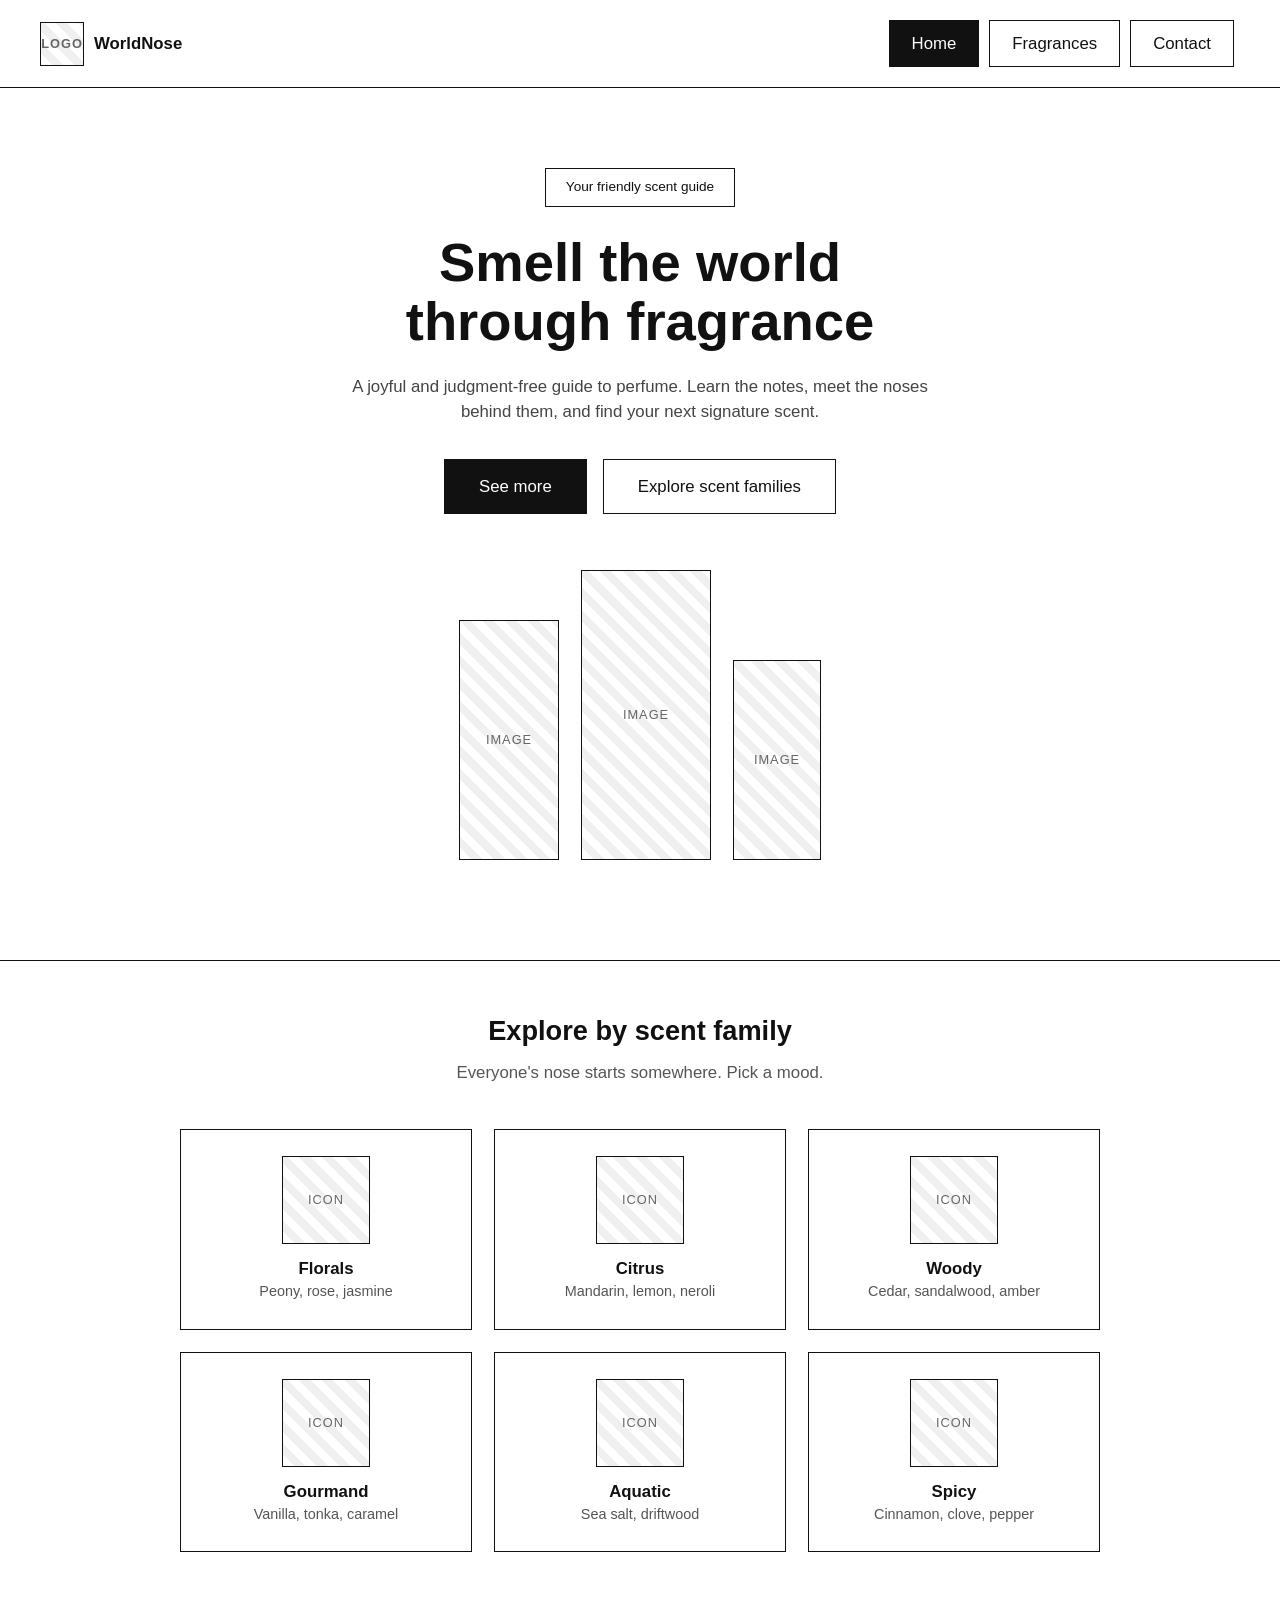
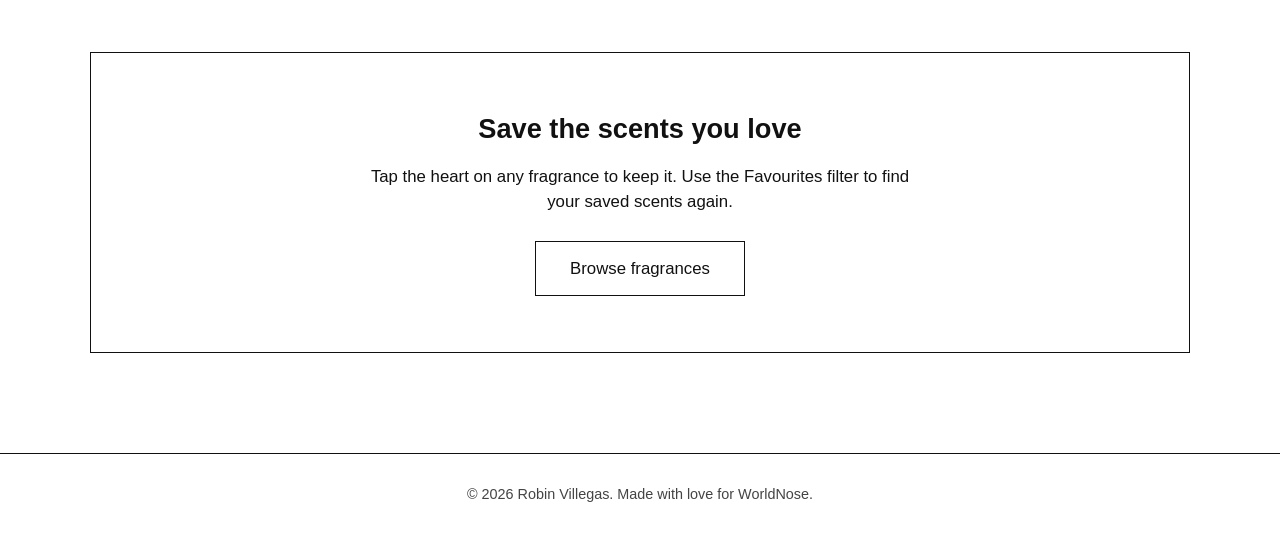
<file: Stage 1/index.html>
<!DOCTYPE html>
<html lang="en">
<head>
  <title>WorldNose Home</title>
  <meta charset="utf-8">
  <meta name="Author" content="Robin Dale Villegas"/>
  <meta name="Keywords" content="fragrance, perfume, scent notes, perfumers, WorldNose">
  <meta name="Description" content="WorldNose is a friendly guide to fragrance learn the notes, meet the perfumers and find scents you will love.">
  <meta name="viewport" content="width=device-width, initial-scale=1.0">

  <!-- Stylesheets go here ↓↓↓↓↓ -->
  <link rel="stylesheet" href="css/layout.css">
  <link rel="stylesheet" href="css/wireframe.css">
</head>

<body>


<!-- top bar: logo + navigation -->
<header class="topbar">
  <a class="logo" href="index.html" aria-label="WorldNose home"><span class="logo-mark" aria-hidden="true">Logo</span><span>WorldNose</span></a>
  <nav aria-label="Main">
    <a href="index.html" aria-current="page">Home</a>
    <a href="fragrances.html2">Fragrances</a>
    <a href="contact.html2">Contact</a>
  </nav>
</header>

<!--  main content  -->
<main id="main">
  <section class="hero">
    <div class="hero-copy">
      <p class="eyebrow">Your friendly scent guide</p>
      <h1>Smell the world<br>through <span>fragrance</span></h1>
      <p class="hero-text">A joyful and judgment-free guide to perfume. Learn the notes, meet the noses behind them, and find your next signature scent.</p>
      <div class="cta-row">
        <a class="btn btn-primary" href="fragrances.html">See more</a>
        <a class="btn btn-ghost" href="#families">Explore scent families</a>
      </div>
    </div>
    <div class="bottle-cluster" role="img" aria-label="Three illustrated perfume bottles">
      <div class="bottle bottle-1" aria-hidden="true">Image</div>
      <div class="bottle bottle-2" aria-hidden="true">Image</div>
      <div class="bottle bottle-3" aria-hidden="true">Image</div>
    </div>
  </section>

  <section id="families" aria-labelledby="families-title">
    <h2 class="section-title" id="families-title">Explore by scent family</h2>
    <p class="section-sub">Everyone's nose starts somewhere. Pick a mood.</p>
    <ul class="family-grid">
      <li>
        <a class="family-card fam-floral" href="fragrances.html?family=floral">
          <span class="icon-slot" aria-hidden="true">Icon</span>
          <span class="family-text"><span class="family-name">Florals</span><span class="family-notes">Peony, rose, jasmine</span></span>
        </a>
      </li>
      <li>
        <a class="family-card fam-citrus" href="fragrances.html?family=citrus">
          <span class="icon-slot" aria-hidden="true">Icon</span>
          <span class="family-text"><span class="family-name">Citrus</span><span class="family-notes">Mandarin, lemon, neroli</span></span>
        </a>
      </li>
      <li>
        <a class="family-card fam-woody" href="fragrances.html?family=woody">
          <span class="icon-slot" aria-hidden="true">Icon</span>
          <span class="family-text"><span class="family-name">Woody</span><span class="family-notes">Cedar, sandalwood, amber</span></span>
        </a>
      </li>
      <li>
        <a class="family-card fam-gourmand" href="fragrances.html?family=gourmand">
          <span class="icon-slot" aria-hidden="true">Icon</span>
          <span class="family-text"><span class="family-name">Gourmand</span><span class="family-notes">Vanilla, tonka, caramel</span></span>
        </a>
      </li>
      <li>
        <a class="family-card fam-aquatic" href="fragrances.html?family=aquatic">
          <span class="icon-slot" aria-hidden="true">Icon</span>
          <span class="family-text"><span class="family-name">Aquatic</span><span class="family-notes">Sea salt, driftwood</span></span>
        </a>
      </li>
      <li>
        <a class="family-card fam-spicy" href="fragrances.html?family=spicy">
          <span class="icon-slot" aria-hidden="true">Icon</span>
          <span class="family-text"><span class="family-name">Spicy</span><span class="family-notes">Cinnamon, clove, pepper</span></span>
        </a>
      </li>
    </ul>
  </section>

  <section class="banner" aria-labelledby="banner-title">
    <h2 id="banner-title">Save the scents you love</h2>
    <p>Tap the heart on any fragrance to keep it. Use the Favourites filter to find your saved scents again.</p>
    <a class="btn btn-yellow" href="fragrances.html">Browse fragrances</a>
  </section>
</main>

<footer>
  <p>&copy; 2026 Robin Villegas. Made with love for WorldNose.</p>
</footer>

<!-- back to top button -->
<button type="button" id="myBtn" onclick="TopFunction()" title="Go to top" aria-label="Back to top">Top</button>

<!-- JavaScript goes at the end of the body so the page loads first -->
<script src="js/backtotop.js"></script>
</body>
</html>
</file>
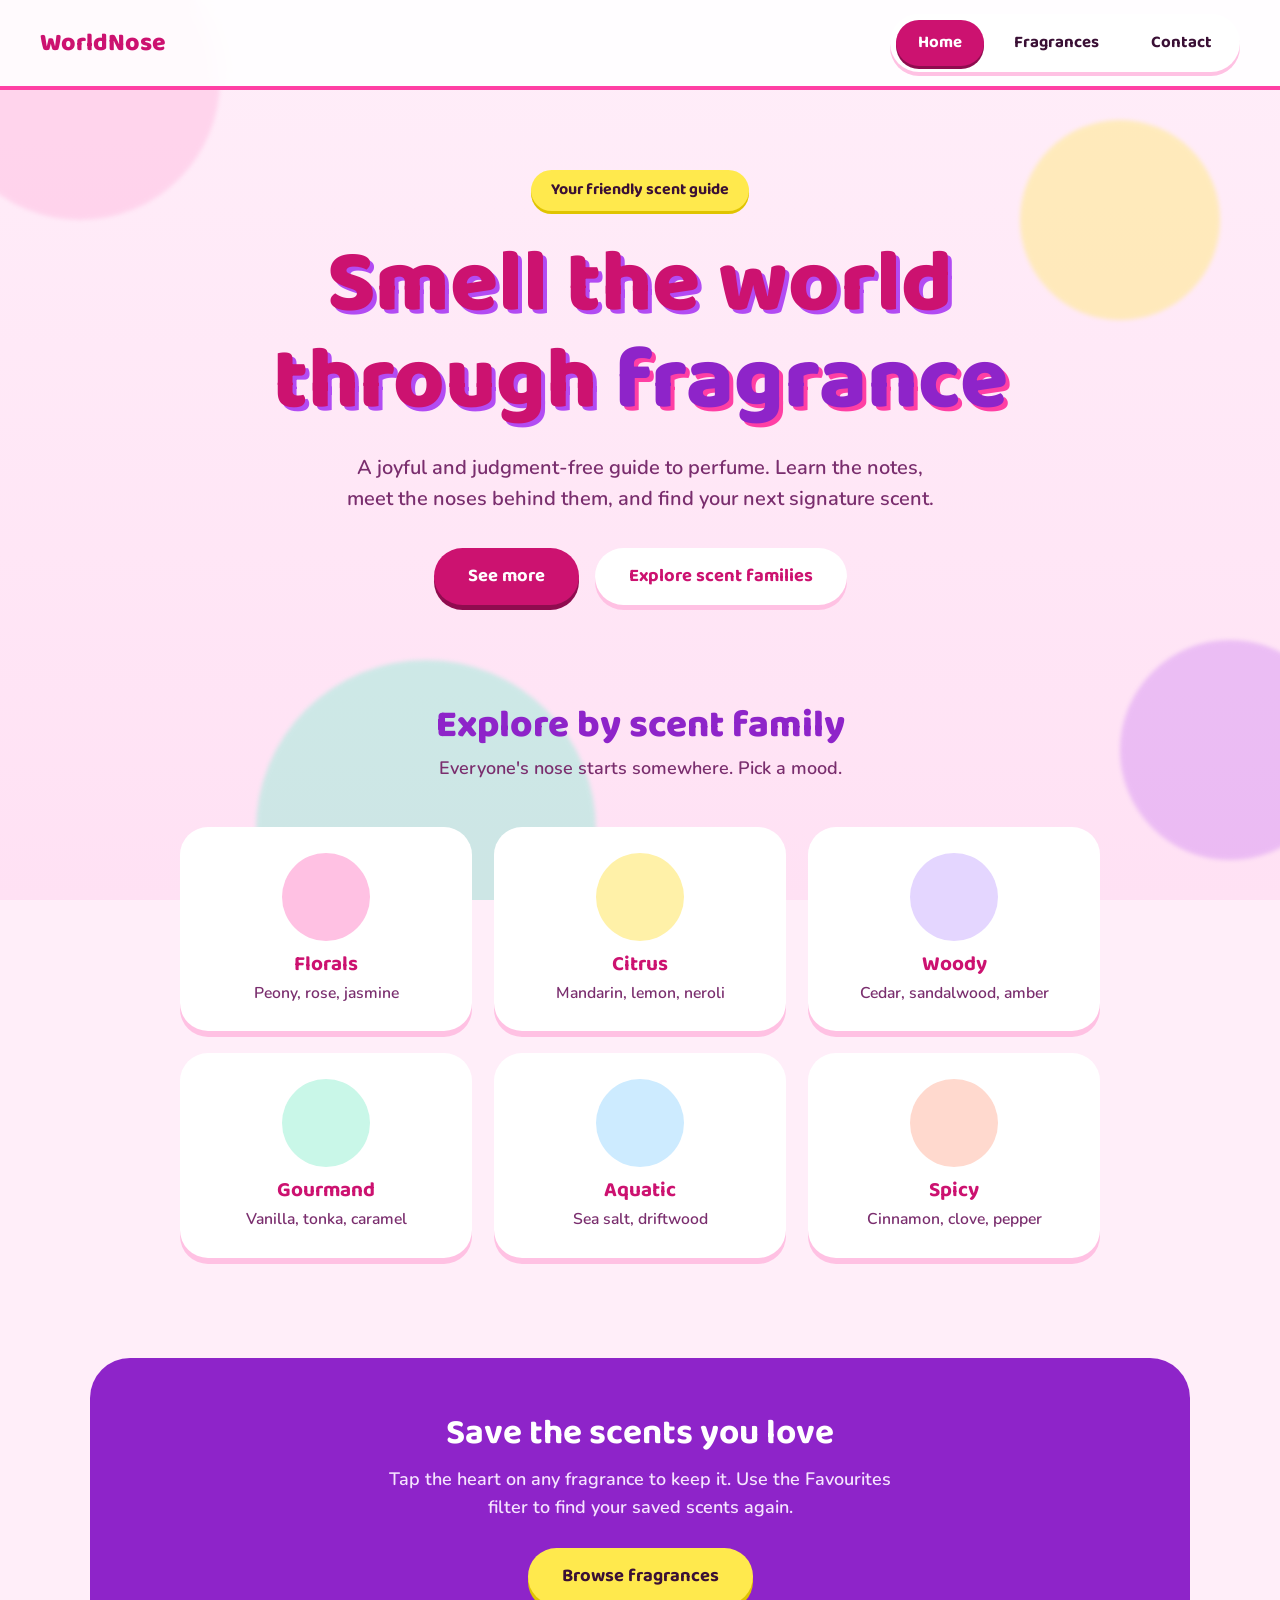
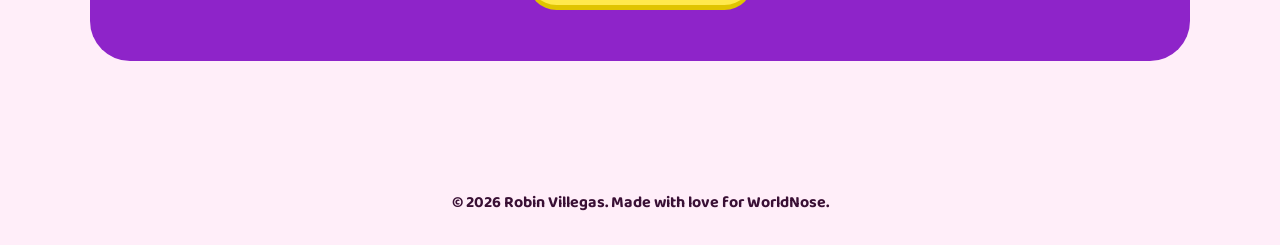
<file: Stage 2/index.html>
<!DOCTYPE html>
<html lang="en">
<head>
  <title>WorldNose Home</title>
  <meta charset="utf-8">
  <meta name="Author" content="Robin Dale Villegas"/>
  <meta name="Keywords" content="fragrance, perfume, scent notes, perfumers, WorldNose">
  <meta name="Description" content="WorldNose is a friendly guide to fragrance learn the notes, meet the perfumers and find scents you will love.">
  <meta name="viewport" content="width=device-width, initial-scale=1.0">

  <!-- Stylesheets go here ↓↓↓↓↓ -->
  <link rel="stylesheet" href="css/layout.css">
  <link rel="stylesheet" href="css/colours-fonts.css">
</head>

<body>

<!-- soft blobs floating in the background -->
<div class="blob-bg" aria-hidden="true">
  <div class="blob blob-1"></div>
  <div class="blob blob-2"></div>
  <div class="blob blob-3"></div>
  <div class="blob blob-4"></div>
</div>

<!-- top bar logo + navigation -->
<header class="topbar">
  <a class="logo"><span>WorldNose</span></a>
  <nav aria-label="Main">
    <a href="index.html" aria-current="page">Home</a>
    <a href="fragrances.html">Fragrances</a>
    <a href="contact.html">Contact</a>
  </nav>
</header>

<!-- main content  -->
<main id="main">
  <section class="hero">
    <div class="hero-copy">
      <p class="eyebrow">Your friendly scent guide</p>
      <h1>Smell the world<br>through <span>fragrance</span></h1>
      <p class="hero-text">A joyful and judgment-free guide to perfume. Learn the notes, meet the noses behind them, and find your next signature scent.</p>
      <div class="cta-row">
        <a class="btn btn-primary" href="fragrances.html">See more</a>
        <a class="btn btn-ghost" href="#families">Explore scent families</a>
      </div>
    </div>
  </section>

  <section id="families" aria-labelledby="families-title">
    <h2 class="section-title" id="families-title">Explore by scent family</h2>
    <p class="section-sub">Everyone's nose starts somewhere. Pick a mood.</p>
    <ul class="family-grid">
      <li>
        <a class="family-card fam-floral" href="fragrances.html?family=floral">
          <span class="icon-slot" aria-hidden="true"></span>
          <span class="family-text"><span class="family-name">Florals</span><span class="family-notes">Peony, rose, jasmine</span></span>
        </a>
      </li>
      <li>
        <a class="family-card fam-citrus" href="fragrances.html?family=citrus">
          <span class="icon-slot" aria-hidden="true"></span>
          <span class="family-text"><span class="family-name">Citrus</span><span class="family-notes">Mandarin, lemon, neroli</span></span>
        </a>
      </li>
      <li>
        <a class="family-card fam-woody" href="fragrances.html?family=woody">
          <span class="icon-slot" aria-hidden="true"></span>
          <span class="family-text"><span class="family-name">Woody</span><span class="family-notes">Cedar, sandalwood, amber</span></span>
        </a>
      </li>
      <li>
        <a class="family-card fam-gourmand" href="fragrances.html?family=gourmand">
          <span class="icon-slot" aria-hidden="true"></span>
          <span class="family-text"><span class="family-name">Gourmand</span><span class="family-notes">Vanilla, tonka, caramel</span></span>
        </a>
      </li>
      <li>
        <a class="family-card fam-aquatic" href="fragrances.html?family=aquatic">
          <span class="icon-slot" aria-hidden="true"></span>
          <span class="family-text"><span class="family-name">Aquatic</span><span class="family-notes">Sea salt, driftwood</span></span>
        </a>
      </li>
      <li>
        <a class="family-card fam-spicy" href="fragrances.html?family=spicy">
          <span class="icon-slot" aria-hidden="true"></span>
          <span class="family-text"><span class="family-name">Spicy</span><span class="family-notes">Cinnamon, clove, pepper</span></span>
        </a>
      </li>
    </ul>
  </section>

  <section class="banner" aria-labelledby="banner-title">
    <h2 id="banner-title">Save the scents you love</h2>
    <p>Tap the heart on any fragrance to keep it. Use the Favourites filter to find your saved scents again.</p>
    <a class="btn btn-yellow" href="fragrances.html">Browse fragrances</a>
  </section>
</main>

<footer>
  <p>&copy; 2026 Robin Villegas. Made with love for WorldNose.</p>
</footer>

<!-- back to top button -->
<button type="button" id="myBtn" onclick="TopFunction()" title="Go to top" aria-label="Back to top">Top</button>

<!-- JavaScript goes at the end of the body so the page loads first -->
<script src="js/backtotop.js"></script>
</body>
</html>
</file>
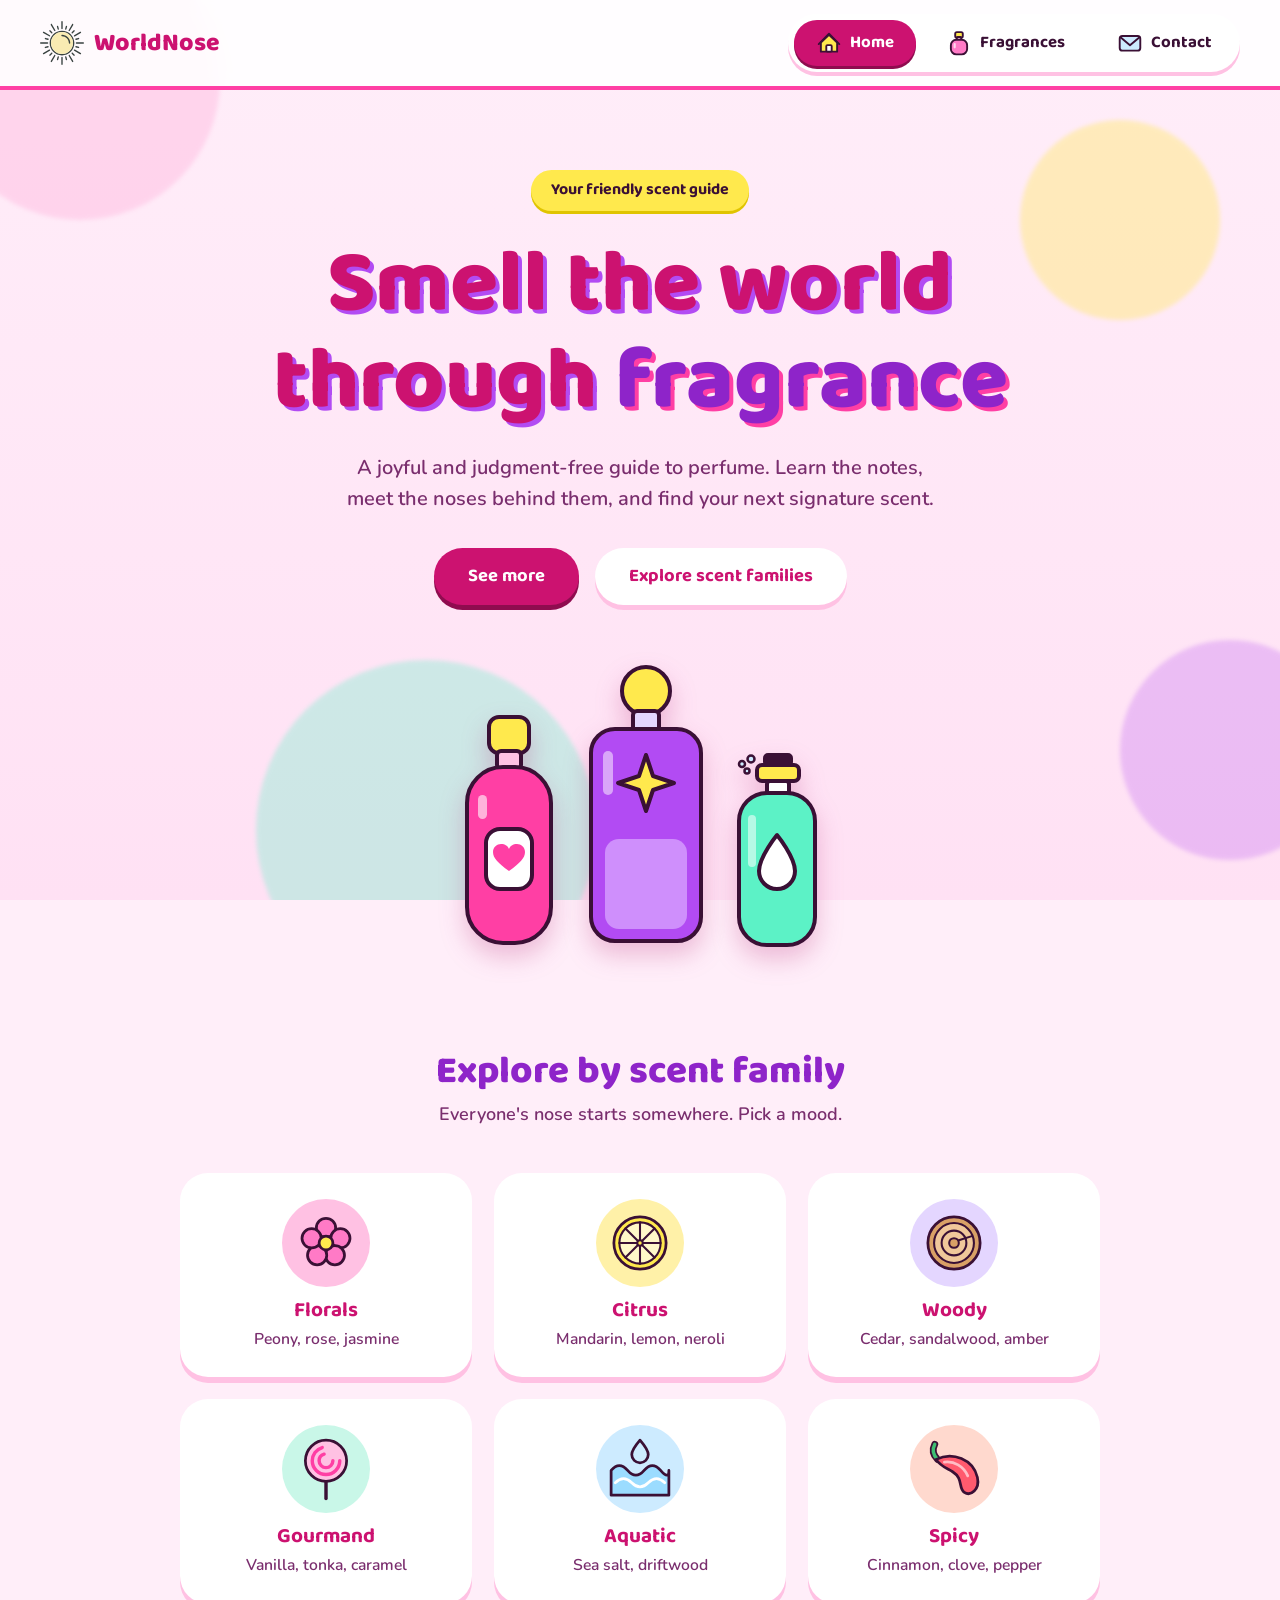
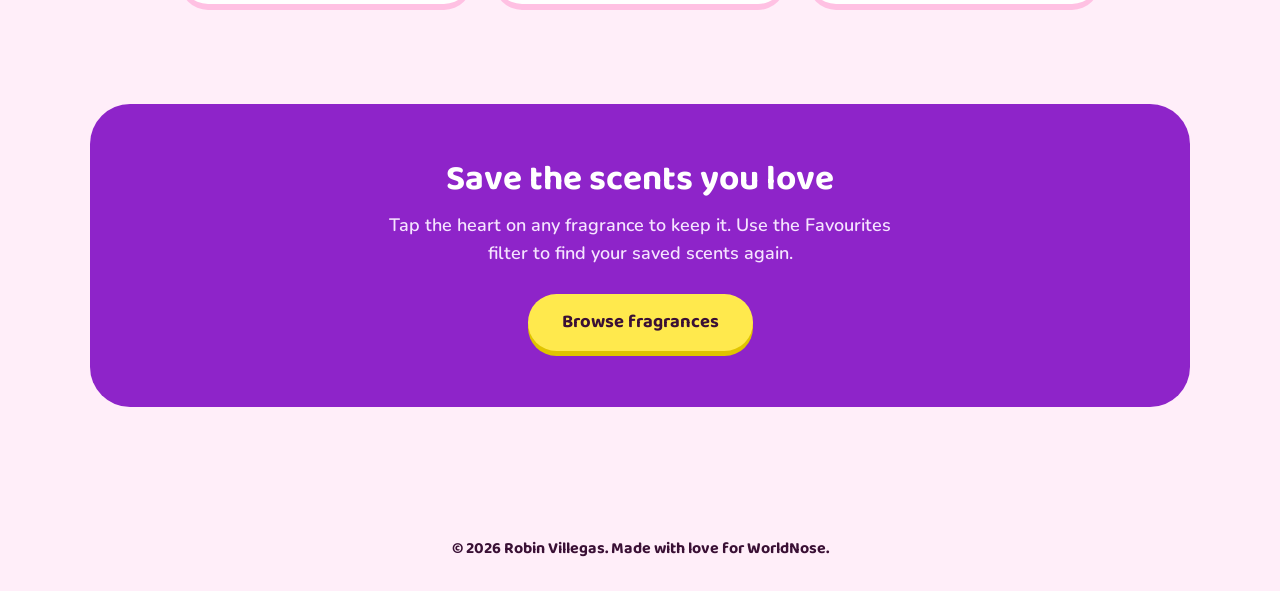
<file: stage 3/index.html>
<!DOCTYPE html>
<html lang="en">
<head>
  <title>WorldNose | Home</title>
  <!-- This is where I put my favicon ↓↓↓↓↓ -->
  <link rel="icon" type="image/svg" href="images/favicon.svg">
  <link rel="icon" type="image/png" href="images/favicon.png">
  <meta charset="utf-8">
  <meta name="Author" content="Robin Dale Villegas"/>
  <meta name="Keywords" content="fragrance, perfume, scent notes, perfumers, WorldNose">
  <meta name="Description" content="WorldNose is a friendly guide to fragrance: learn the notes, meet the perfumers and find scents you will love.">
  <meta name="viewport" content="width=device-width, initial-scale=1.0">

  <!-- Stylesheets go here ↓↓↓↓↓ -->
  <link rel="stylesheet" href="css/layout.css">
  <link rel="stylesheet" href="css/colours-fonts.css">
  <link rel="stylesheet" href="css/graphics.css">
</head>

<body>

<!-- soft blobs floating in the background -->
<div class="blob-bg" aria-hidden="true">
  <div class="blob blob-1"></div>
  <div class="blob blob-2"></div>
  <div class="blob blob-3"></div>
  <div class="blob blob-4"></div>
</div>

<!--top bar logo and navigation  -->
<header class="topbar">
  <a class="logo" href="index.html" aria-label="WorldNose home"><span class="logo-mark" aria-hidden="true"><img src="images/sun.svg" alt="" width="44" height="44"></span><span>WorldNose</span></a>
  <nav aria-label="Main">
    <a href="index.html" aria-current="page"><span class="nav-icon" aria-hidden="true"><img src="images/icon-home.svg" alt="" width="26" height="26"></span>Home</a>
    <a href="fragrances.html"><span class="nav-icon" aria-hidden="true"><img src="images/icon-bottle.svg" alt="" width="26" height="26"></span>Fragrances</a>
    <a href="contact.html"><span class="nav-icon" aria-hidden="true"><img src="images/icon-mail.svg" alt="" width="26" height="26"></span>Contact</a>
  </nav>
</header>

<!-- main content -->
<main id="main">
  <section class="hero">
    <div class="hero-copy">
      <p class="eyebrow">Your friendly scent guide</p>
      <h1>Smell the world<br>through <span>fragrance</span></h1>
      <p class="hero-text">A joyful and judgment-free guide to perfume. Learn the notes, meet the noses behind them, and find your next signature scent.</p>
      <div class="cta-row">
        <a class="btn btn-primary" href="fragrances.html">See more</a>
        <a class="btn btn-ghost" href="#families">Explore scent families</a>
      </div>
    </div>
    <div class="bottle-cluster" role="img" aria-label="Three illustrated perfume bottles">
      <div class="bottle bottle-1" aria-hidden="true"><img src="images/bottle-pink.svg" alt=""></div>
      <div class="bottle bottle-2" aria-hidden="true"><img src="images/bottle-purple.svg" alt=""></div>
      <div class="bottle bottle-3" aria-hidden="true"><img src="images/bottle-mint.svg" alt=""></div>
    </div>
  </section>

  <section id="families" aria-labelledby="families-title">
    <h2 class="section-title" id="families-title">Explore by scent family</h2>
    <p class="section-sub">Everyone's nose starts somewhere. Pick a mood.</p>
    <ul class="family-grid">
      <li>
        <a class="family-card fam-floral" href="fragrances.html?family=floral">
          <span class="icon-slot" aria-hidden="true"><img src="images/family-floral.svg" alt="" width="66" height="66"></span>
          <span class="family-text"><span class="family-name">Florals</span><span class="family-notes">Peony, rose, jasmine</span></span>
        </a>
      </li>
      <li>
        <a class="family-card fam-citrus" href="fragrances.html?family=citrus">
          <span class="icon-slot" aria-hidden="true"><img src="images/family-citrus.svg" alt="" width="66" height="66"></span>
          <span class="family-text"><span class="family-name">Citrus</span><span class="family-notes">Mandarin, lemon, neroli</span></span>
        </a>
      </li>
      <li>
        <a class="family-card fam-woody" href="fragrances.html?family=woody">
          <span class="icon-slot" aria-hidden="true"><img src="images/family-woody.svg" alt="" width="66" height="66"></span>
          <span class="family-text"><span class="family-name">Woody</span><span class="family-notes">Cedar, sandalwood, amber</span></span>
        </a>
      </li>
      <li>
        <a class="family-card fam-gourmand" href="fragrances.html?family=gourmand">
          <span class="icon-slot" aria-hidden="true"><img src="images/family-gourmand.svg" alt="" width="66" height="66"></span>
          <span class="family-text"><span class="family-name">Gourmand</span><span class="family-notes">Vanilla, tonka, caramel</span></span>
        </a>
      </li>
      <li>
        <a class="family-card fam-aquatic" href="fragrances.html?family=aquatic">
          <span class="icon-slot" aria-hidden="true"><img src="images/family-aquatic.svg" alt="" width="66" height="66"></span>
          <span class="family-text"><span class="family-name">Aquatic</span><span class="family-notes">Sea salt, driftwood</span></span>
        </a>
      </li>
      <li>
        <a class="family-card fam-spicy" href="fragrances.html?family=spicy">
          <span class="icon-slot" aria-hidden="true"><img src="images/family-spicy.svg" alt="" width="66" height="66"></span>
          <span class="family-text"><span class="family-name">Spicy</span><span class="family-notes">Cinnamon, clove, pepper</span></span>
        </a>
      </li>
    </ul>
  </section>

  <section class="banner" aria-labelledby="banner-title">
    <h2 id="banner-title">Save the scents you love</h2>
    <p>Tap the heart on any fragrance to keep it. Use the Favourites filter to find your saved scents again.</p>
    <a class="btn btn-yellow" href="fragrances.html">Browse fragrances</a>
  </section>
</main>

<footer>
  <p>&copy; 2026 Robin Villegas. Made with love for WorldNose.</p>
</footer>

<!-- back to top button-->
<button type="button" id="myBtn" onclick="TopFunction()" title="Go to top" aria-label="Back to top">Top</button>

<!-- JavaScript goes at the end of the body so the page loads first -->
<script src="js/backtotop.js"></script>
</body>
</html>
</file>
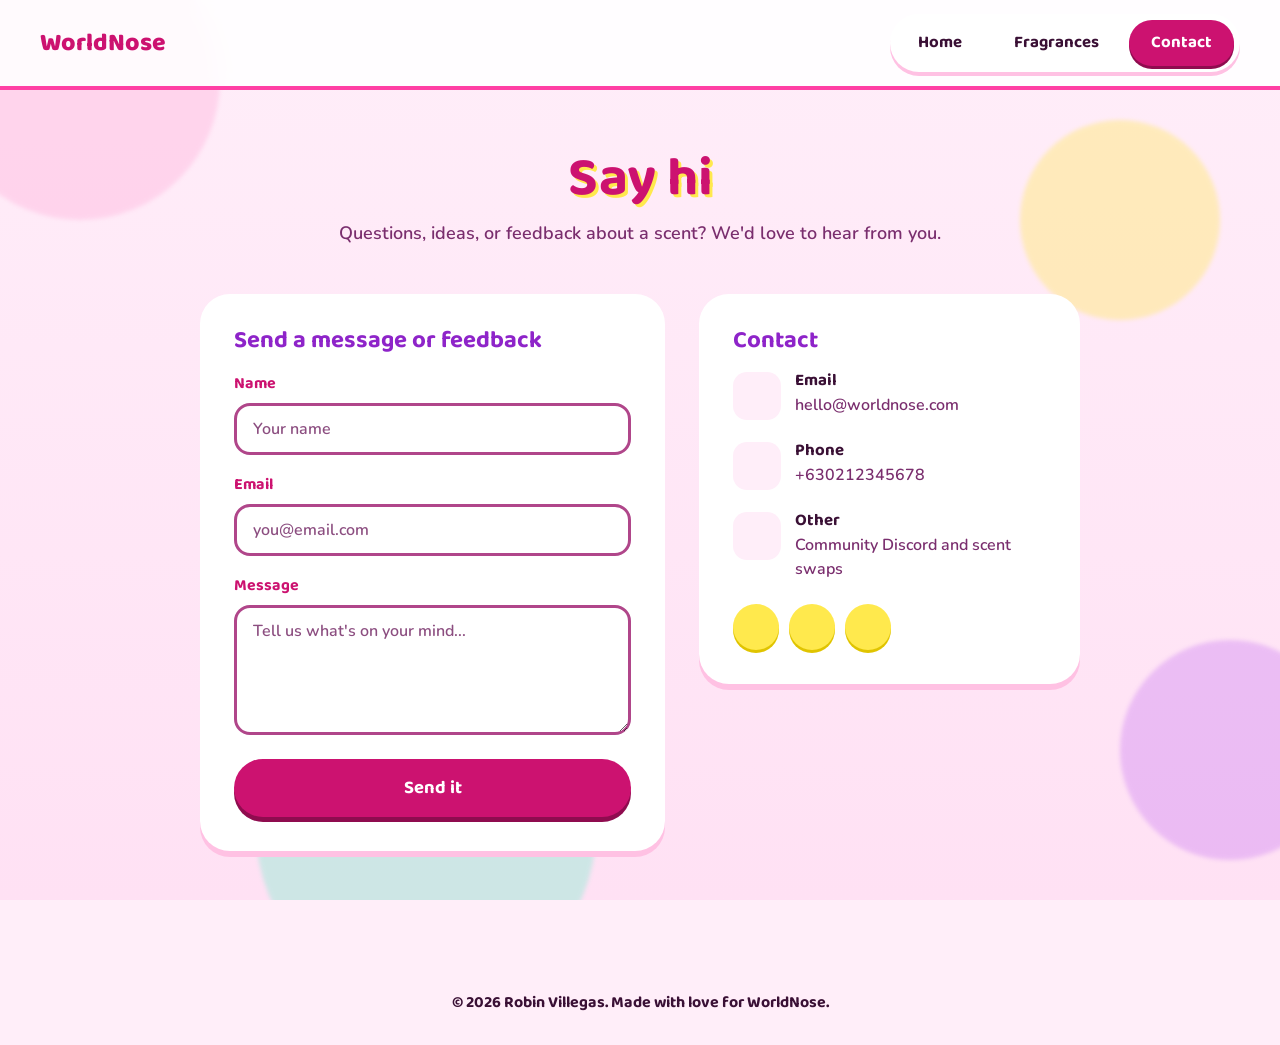
<file: Stage 2/contact.html>
<!DOCTYPE html>
<html lang="en">
<head>
  <title>WorldNose | Contact</title>
  <meta charset="utf-8">
  <meta name="Author" content="Robin Dale Villegas"/>
  <meta name="Keywords" content="fragrance, perfume, scent notes, perfumers, WorldNose">
  <meta name="Description" content="Contact WorldNose or send feedback about a fragrance.">
  <meta name="viewport" content="width=device-width, initial-scale=1.0">

  <!-- Stylesheets go here ↓↓↓↓↓ -->
  <link rel="stylesheet" href="css/layout.css">
  <link rel="stylesheet" href="css/colours-fonts.css">
</head>

<body>

<!-- soft blobs floating in the background -->
<div class="blob-bg" aria-hidden="true">
  <div class="blob blob-1"></div>
  <div class="blob blob-2"></div>
  <div class="blob blob-3"></div>
  <div class="blob blob-4"></div>
</div>

<!-- top bar logo + navigation -->
<header class="topbar">
  <a class="logo"><span>WorldNose</span></a>
  <nav aria-label="Main">
    <a href="index.html">Home</a>
    <a href="fragrances.html">Fragrances</a>
    <a href="contact.html" aria-current="page">Contact</a>
  </nav>
</header>

<!-- main content-->
<main id="main">
  <div class="contact-wrap">
    <div class="contact-hero">
      <h1>Say hi</h1>
      <p>Questions, ideas, or feedback about a scent? We'd love to hear from you.</p>
    </div>

    <div class="contact-grid">
      <section class="panel" aria-labelledby="form-title">
        <h2 id="form-title">Send a message or feedback</h2>
        <form id="contactForm" novalidate action="#" method="post">
          <div class="field">
            <label for="c-name">Name</label>
            <input id="c-name" name="name" type="text" autocomplete="name" placeholder="Your name" required aria-describedby="err-name">
            <p class="error" id="err-name" aria-live="polite"></p>
          </div>
          <div class="field">
            <label for="c-email">Email</label>
            <input id="c-email" name="email" type="email" autocomplete="email" placeholder="you@email.com" required aria-describedby="err-email">
            <p class="error" id="err-email" aria-live="polite"></p>
          </div>
          <div class="field">
            <label for="c-msg">Message</label>
            <textarea id="c-msg" name="message" rows="4" placeholder="Tell us what's on your mind..." required aria-describedby="err-msg"></textarea>
            <p class="error" id="err-msg" aria-live="polite"></p>
          </div>
          <button class="btn btn-primary send-btn" type="submit">Send it</button>
        </form>
        <div class="thanks" id="thanks" tabindex="-1" role="status" hidden>
          <h3>Thanks, <span id="thanks-name"></span>!</h3>
          <p>Your feedback helps me keep improving WorldNose.</p>
          <small>Prototype note: this form is not connected to email yet.</small>
        </div>
      </section>

      <div>
        <section class="panel" aria-labelledby="info-title">
          <h2 id="info-title">Contact</h2>
          <div class="info-row">
            <span class="info-icon" aria-hidden="true"></span>
            <div><h3>Email</h3><p>hello@worldnose.com</p></div>
          </div>
          <div class="info-row">
            <span class="info-icon" aria-hidden="true"></span>
            <div><h3>Phone</h3><p>+630212345678</p></div>
          </div>
          <div class="info-row">
            <span class="info-icon" aria-hidden="true"></span>
            <div><h3>Other</h3><p>Community Discord and scent swaps</p></div>
          </div>
          <div class="social-row">
            <a class="social-link" href="#" aria-label="Photo sharing (link coming soon)"></a>
            <a class="social-link" href="#" aria-label="Music (link coming soon)"></a>
            <a class="social-link" href="#" aria-label="Website (link coming soon)"></a>
          </div>
        </section>
      </div>
    </div>
  </div>
</main>

<footer>
  <p>&copy; 2026 Robin Villegas. Made with love for WorldNose.</p>
</footer>

<!-- back to top button-->
<button type="button" id="myBtn" onclick="TopFunction()" title="Go to top" aria-label="Back to top">Top</button>

<!-- JavaScript goes at the end of the body so the page loads first -->
<script src="js/backtotop.js"></script>
</body>
</html>
</file>
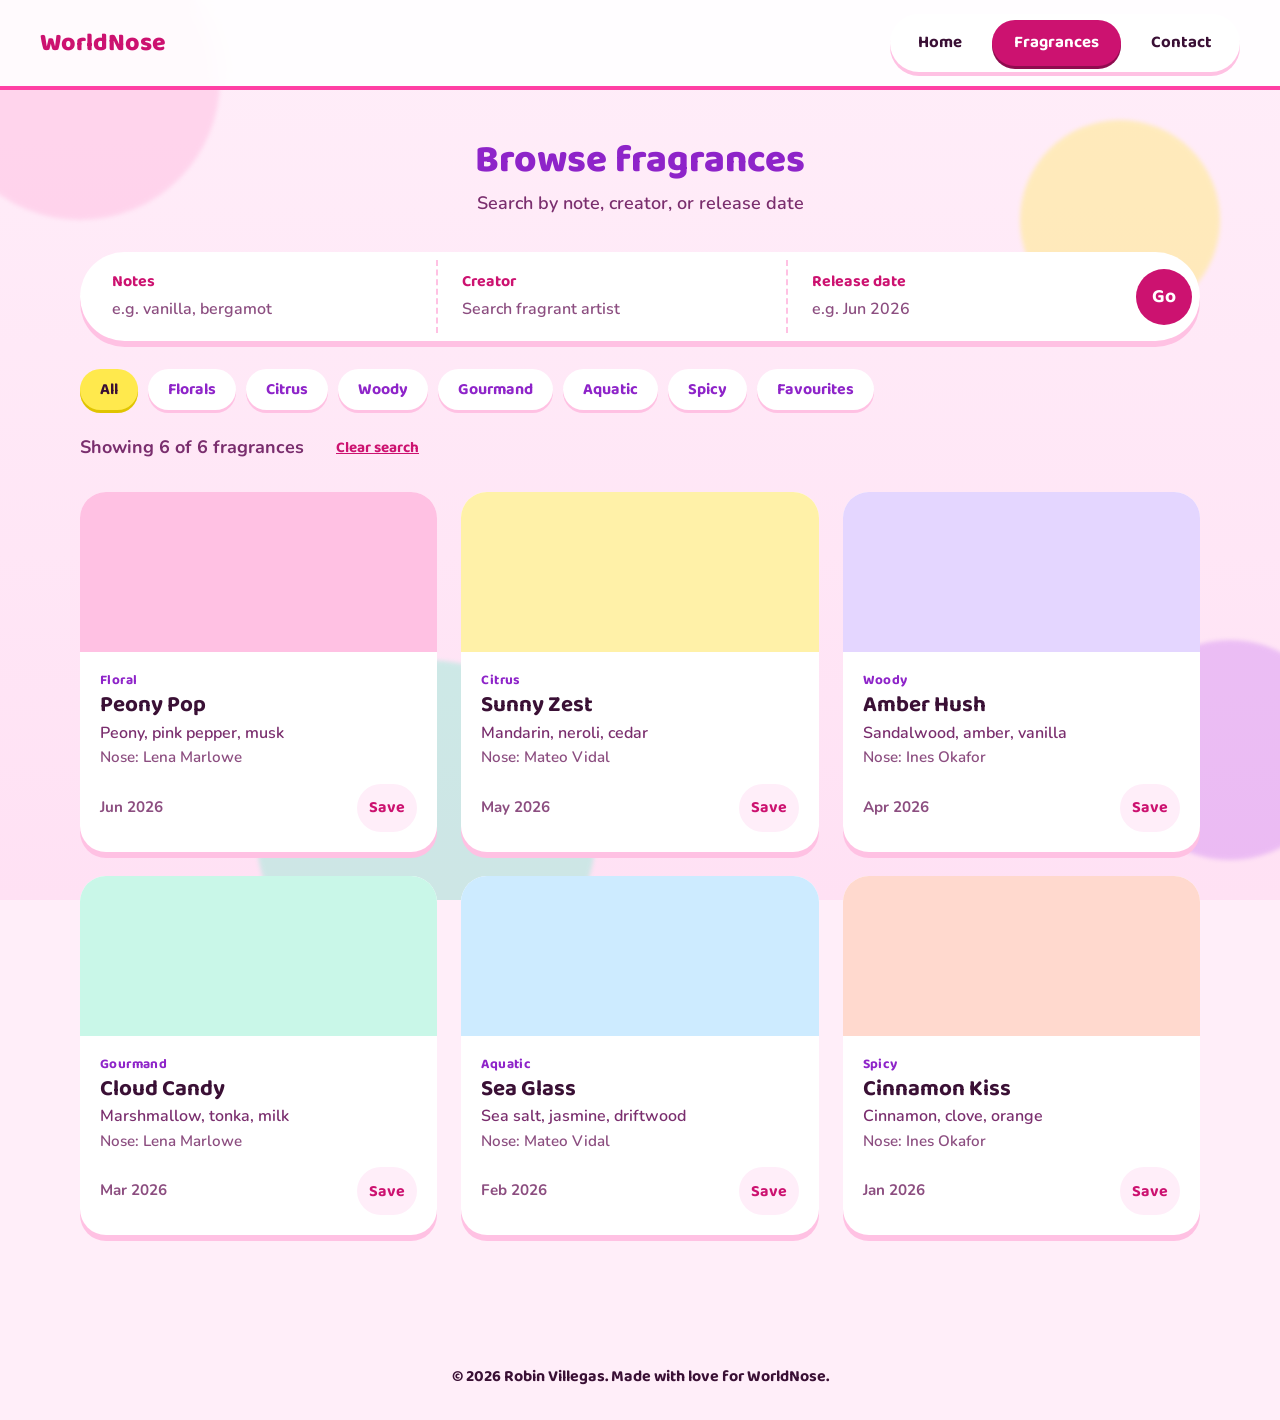
<file: Stage 2/fragrances.html>
<!DOCTYPE html>
<html lang="en">
<head>
  <title>WorldNose | Fragrances</title>
  <meta charset="utf-8">
  <meta name="Author" content="Robin Dale Villegas"/>
  <meta name="Keywords" content="fragrance, perfume, scent notes, perfumers, WorldNose">
  <meta name="Description" content="Browse fragrances and search by note, creator or release date. Save your favourites.">
  <meta name="viewport" content="width=device-width, initial-scale=1.0">

  <!-- Stylesheets go here ↓↓↓↓↓ -->
  <link rel="stylesheet" href="css/layout.css">
  <link rel="stylesheet" href="css/colours-fonts.css">
</head>

<body>

<!-- soft blobs floating in the background -->
<div class="blob-bg" aria-hidden="true">
  <div class="blob blob-1"></div>
  <div class="blob blob-2"></div>
  <div class="blob blob-3"></div>
  <div class="blob blob-4"></div>
</div>

<!-- top bar logo + navigation -->
<header class="topbar">
  <a class="logo"><span>WorldNose</span></a>
  <nav aria-label="Main">
    <a href="index.html">Home</a>
    <a href="fragrances.html" aria-current="page">Fragrances</a>
    <a href="contact.html">Contact</a>
  </nav>
</header>

<!--  main content -->
<main id="main">
  <div class="browse-wrap">
    <h1 class="section-title">Browse fragrances</h1>
    <p class="section-sub">Search by note, creator, or release date</p>

    <form class="search-pill" id="searchForm" role="search" action="fragrances.html" method="get">
      <div class="search-field">
        <label for="s-notes">Notes</label>
        <input id="s-notes" name="notes" type="text" placeholder="e.g. vanilla, bergamot" autocomplete="off">
      </div>
      <div class="search-field">
        <label for="s-creator">Creator</label>
        <input id="s-creator" name="creator" type="text" placeholder="Search fragrant artist" autocomplete="off">
      </div>
      <div class="search-field">
        <label for="s-date">Release date</label>
        <input id="s-date" name="date" type="text" placeholder="e.g. Jun 2026" autocomplete="off">
      </div>
      <button class="search-go" type="submit" aria-label="Search fragrances">Go</button>
    </form>

    <div class="filter-chips" role="group" aria-label="Filter by scent family">
      <button type="button" class="chip" data-filter="all" aria-pressed="true">All</button>
      <button type="button" class="chip" data-filter="floral" aria-pressed="false">Florals</button>
      <button type="button" class="chip" data-filter="citrus" aria-pressed="false">Citrus</button>
      <button type="button" class="chip" data-filter="woody" aria-pressed="false">Woody</button>
      <button type="button" class="chip" data-filter="gourmand" aria-pressed="false">Gourmand</button>
      <button type="button" class="chip" data-filter="aquatic" aria-pressed="false">Aquatic</button>
      <button type="button" class="chip" data-filter="spicy" aria-pressed="false">Spicy</button>
      <button type="button" class="chip" data-filter="favourites" aria-pressed="false">Favourites</button>
    </div>

    <div class="result-info">
      <p id="resultCount" aria-live="polite">Showing 6 of 6 fragrances</p>
      <button type="button" class="clear-btn" id="clearBtn">Clear search</button>
    </div>
    <p class="empty-msg" id="emptyMsg" hidden></p>

    <ul class="perfume-grid" id="perfumeGrid">
      <li class="perfume-card fam-floral" data-id="peony-pop" data-family="floral" data-notes="peony, pink pepper, musk" data-creator="lena marlowe" data-date="jun 2026">
        <div class="p-thumb" aria-hidden="true"></div>
        <div class="p-body">
          <p class="p-tag">Floral</p>
          <h2 class="p-title">Peony Pop</h2>
          <p class="p-notes">Peony, pink pepper, musk</p>
          <p class="p-creator">Nose: Lena Marlowe</p>
          <div class="p-foot">
            <span class="p-date">Jun 2026</span>
            <button type="button" class="p-heart" aria-pressed="false" aria-label="Save Peony Pop to favourites"><span class="heart-off" aria-hidden="true">Save</span><span class="heart-on" aria-hidden="true">Saved</span></button>
          </div>
        </div>
      </li>
      <li class="perfume-card fam-citrus" data-id="sunny-zest" data-family="citrus" data-notes="mandarin, neroli, cedar" data-creator="mateo vidal" data-date="may 2026">
        <div class="p-thumb" aria-hidden="true"></div>
        <div class="p-body">
          <p class="p-tag">Citrus</p>
          <h2 class="p-title">Sunny Zest</h2>
          <p class="p-notes">Mandarin, neroli, cedar</p>
          <p class="p-creator">Nose: Mateo Vidal</p>
          <div class="p-foot">
            <span class="p-date">May 2026</span>
            <button type="button" class="p-heart" aria-pressed="false" aria-label="Save Sunny Zest to favourites"><span class="heart-off" aria-hidden="true">Save</span><span class="heart-on" aria-hidden="true">Saved</span></button>
          </div>
        </div>
      </li>
      <li class="perfume-card fam-woody" data-id="amber-hush" data-family="woody" data-notes="sandalwood, amber, vanilla" data-creator="ines okafor" data-date="apr 2026">
        <div class="p-thumb" aria-hidden="true"></div>
        <div class="p-body">
          <p class="p-tag">Woody</p>
          <h2 class="p-title">Amber Hush</h2>
          <p class="p-notes">Sandalwood, amber, vanilla</p>
          <p class="p-creator">Nose: Ines Okafor</p>
          <div class="p-foot">
            <span class="p-date">Apr 2026</span>
            <button type="button" class="p-heart" aria-pressed="false" aria-label="Save Amber Hush to favourites"><span class="heart-off" aria-hidden="true">Save</span><span class="heart-on" aria-hidden="true">Saved</span></button>
          </div>
        </div>
      </li>
      <li class="perfume-card fam-gourmand" data-id="cloud-candy" data-family="gourmand" data-notes="marshmallow, tonka, milk" data-creator="lena marlowe" data-date="mar 2026">
        <div class="p-thumb" aria-hidden="true"></div>
        <div class="p-body">
          <p class="p-tag">Gourmand</p>
          <h2 class="p-title">Cloud Candy</h2>
          <p class="p-notes">Marshmallow, tonka, milk</p>
          <p class="p-creator">Nose: Lena Marlowe</p>
          <div class="p-foot">
            <span class="p-date">Mar 2026</span>
            <button type="button" class="p-heart" aria-pressed="false" aria-label="Save Cloud Candy to favourites"><span class="heart-off" aria-hidden="true">Save</span><span class="heart-on" aria-hidden="true">Saved</span></button>
          </div>
        </div>
      </li>
      <li class="perfume-card fam-aquatic" data-id="sea-glass" data-family="aquatic" data-notes="sea salt, jasmine, driftwood" data-creator="mateo vidal" data-date="feb 2026">
        <div class="p-thumb" aria-hidden="true"></div>
        <div class="p-body">
          <p class="p-tag">Aquatic</p>
          <h2 class="p-title">Sea Glass</h2>
          <p class="p-notes">Sea salt, jasmine, driftwood</p>
          <p class="p-creator">Nose: Mateo Vidal</p>
          <div class="p-foot">
            <span class="p-date">Feb 2026</span>
            <button type="button" class="p-heart" aria-pressed="false" aria-label="Save Sea Glass to favourites"><span class="heart-off" aria-hidden="true">Save</span><span class="heart-on" aria-hidden="true">Saved</span></button>
          </div>
        </div>
      </li>
      <li class="perfume-card fam-spicy" data-id="cinnamon-kiss" data-family="spicy" data-notes="cinnamon, clove, orange" data-creator="ines okafor" data-date="jan 2026">
        <div class="p-thumb" aria-hidden="true"></div>
        <div class="p-body">
          <p class="p-tag">Spicy</p>
          <h2 class="p-title">Cinnamon Kiss</h2>
          <p class="p-notes">Cinnamon, clove, orange</p>
          <p class="p-creator">Nose: Ines Okafor</p>
          <div class="p-foot">
            <span class="p-date">Jan 2026</span>
            <button type="button" class="p-heart" aria-pressed="false" aria-label="Save Cinnamon Kiss to favourites"><span class="heart-off" aria-hidden="true">Save</span><span class="heart-on" aria-hidden="true">Saved</span></button>
          </div>
        </div>
      </li>
    </ul>
  </div>
</main>

<footer>
  <p>&copy; 2026 Robin Villegas. Made with love for WorldNose.</p>
</footer>

<!-- back to top button -->
<button type="button" id="myBtn" onclick="TopFunction()" title="Go to top" aria-label="Back to top">Top</button>

<!-- JavaScript goes at the end of the body so the page loads first -->
<script src="js/backtotop.js"></script>
</body>
</html>
</file>
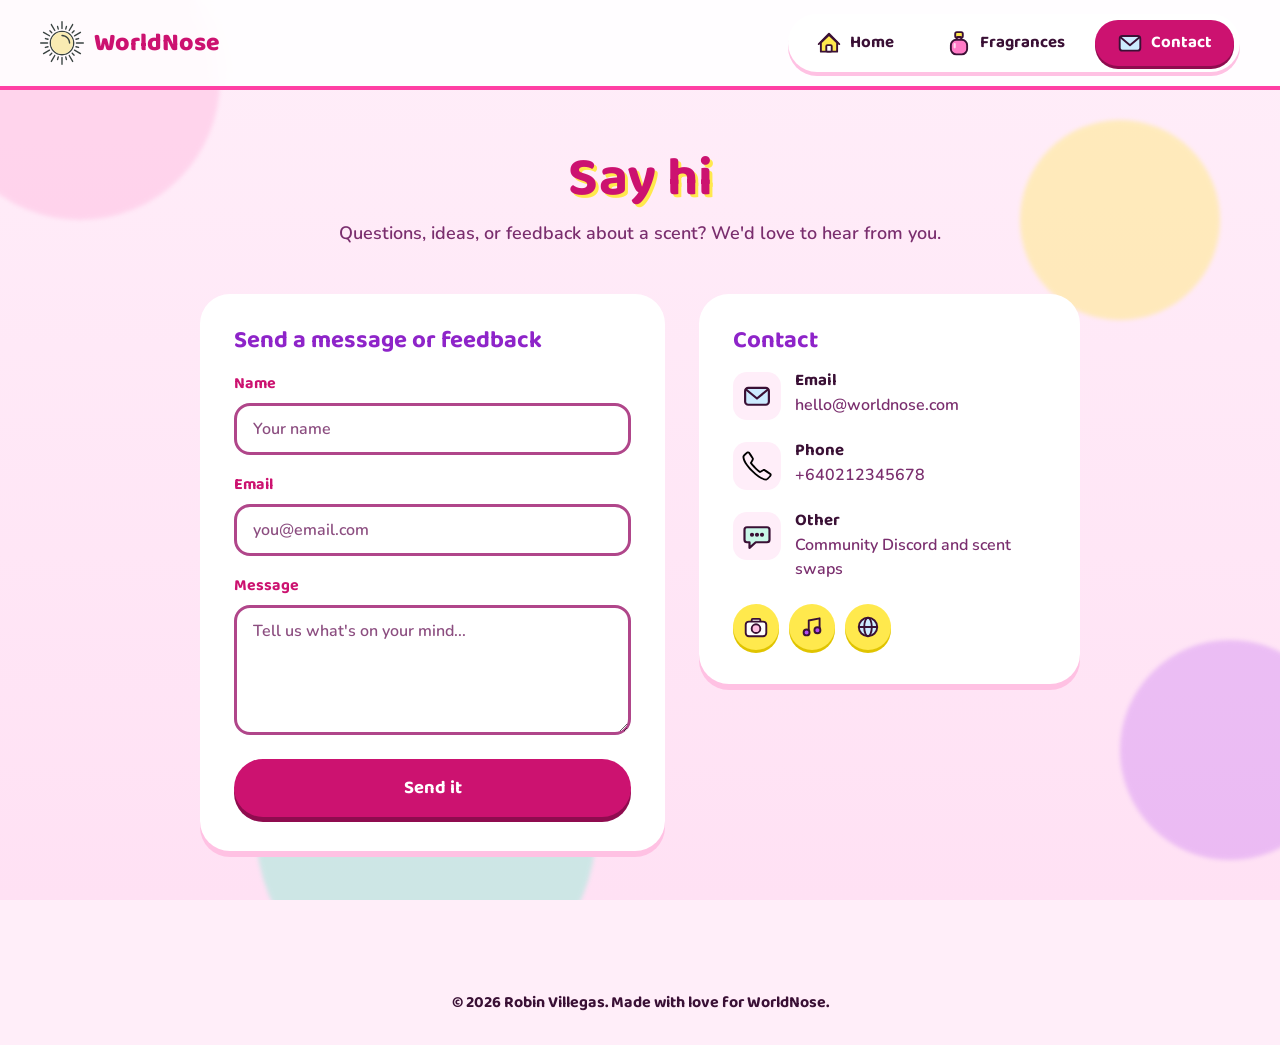
<file: stage 3/contact.html>
<!DOCTYPE html>
<html lang="en">
<head>
  <title>WorldNose | Contact</title>
  <!-- This is where I put my favicon ↓↓↓↓↓ -->
  <link rel="icon" type="image/svg+xml" href="images/favicon.svg">
  <link rel="icon" type="image/png" href="images/favicon.png">
  <meta charset="utf-8">
  <meta name="Author" content="Robin Dale Villegas"/>
  <meta name="Keywords" content="fragrance, perfume, scent notes, perfumers, WorldNose">
  <meta name="Description" content="Contact WorldNose or send feedback about a fragrance.">
  <meta name="viewport" content="width=device-width, initial-scale=1.0">

  <!-- Stylesheets go here ↓↓↓↓↓ -->
  <link rel="stylesheet" href="css/layout.css">
  <link rel="stylesheet" href="css/colours-fonts.css">
  <link rel="stylesheet" href="css/graphics.css">
</head>

<body>

<!-- soft blobs floating in the background -->
<div class="blob-bg" aria-hidden="true">
  <div class="blob blob-1"></div>
  <div class="blob blob-2"></div>
  <div class="blob blob-3"></div>
  <div class="blob blob-4"></div>
</div>

<!-- top bar: logo and navigation -->
<header class="topbar">
  <a class="logo" href="index.html" aria-label="WorldNose home"><span class="logo-mark" aria-hidden="true"><img src="images/sun.svg" alt="" width="44" height="44"></span><span>WorldNose</span></a>
  <nav aria-label="Main">
    <a href="index.html"><span class="nav-icon" aria-hidden="true"><img src="images/icon-home.svg" alt="" width="26" height="26"></span>Home</a>
    <a href="fragrances.html"><span class="nav-icon" aria-hidden="true"><img src="images/icon-bottle.svg" alt="" width="26" height="26"></span>Fragrances</a>
    <a href="contact.html" aria-current="page"><span class="nav-icon" aria-hidden="true"><img src="images/icon-mail.svg" alt="" width="26" height="26"></span>Contact</a>
  </nav>
</header>

<!-- ===== main content ===== -->
<main id="main">
  <div class="contact-wrap">
    <div class="contact-hero">
      <h1>Say hi</h1>
      <p>Questions, ideas, or feedback about a scent? We'd love to hear from you.</p>
    </div>

    <div class="contact-grid">
      <section class="panel" aria-labelledby="form-title">
        <h2 id="form-title">Send a message or feedback</h2>
        <form id="contactForm" novalidate action="#" method="post">
          <div class="field">
            <label for="c-name">Name</label>
            <input id="c-name" name="name" type="text" autocomplete="name" placeholder="Your name" required aria-describedby="err-name">
            <p class="error" id="err-name" aria-live="polite"></p>
          </div>
          <div class="field">
            <label for="c-email">Email</label>
            <input id="c-email" name="email" type="email" autocomplete="email" placeholder="you@email.com" required aria-describedby="err-email">
            <p class="error" id="err-email" aria-live="polite"></p>
          </div>
          <div class="field">
            <label for="c-msg">Message</label>
            <textarea id="c-msg" name="message" rows="4" placeholder="Tell us what's on your mind..." required aria-describedby="err-msg"></textarea>
            <p class="error" id="err-msg" aria-live="polite"></p>
          </div>
          <button class="btn btn-primary send-btn" type="submit">Send it</button>
        </form>
        <div class="thanks" id="thanks" tabindex="-1" role="status" hidden>
          <h3>Thanks, <span id="thanks-name"></span>!</h3>
          <p>Your feedback helps me keep improving WorldNose.</p>
          <small>Prototype note: this form is not connected to email yet.</small>
        </div>
      </section>

      <div>
        <section class="panel" aria-labelledby="info-title">
          <h2 id="info-title">Contact</h2>
          <div class="info-row">
            <span class="info-icon" aria-hidden="true"><img src="images/icon-mail.svg" alt="" width="30" height="30"></span>
            <div><h3>Email</h3><p>hello@worldnose.com</p></div>
          </div>
          <div class="info-row">
            <span class="info-icon" aria-hidden="true"><img src="images/phone.svg" alt="" width="30" height="30"></span>
            <div><h3>Phone</h3><p>+640212345678</p></div>
          </div>
          <div class="info-row">
            <span class="info-icon" aria-hidden="true"><img src="images/icon-chat.svg" alt="" width="30" height="30"></span>
            <div><h3>Other</h3><p>Community Discord and scent swaps</p></div>
          </div>
          <div class="social-row">
            <a class="social-link" href="#" aria-label="Photo sharing (link coming soon)"><img src="images/icon-camera.svg" alt="" width="26" height="26"></a>
            <a class="social-link" href="#" aria-label="Music (link coming soon)"><img src="images/icon-music.svg" alt="" width="26" height="26"></a>
            <a class="social-link" href="#" aria-label="Website (link coming soon)"><img src="images/icon-globe.svg" alt="" width="26" height="26"></a>
          </div>
        </section>
      </div>
    </div>
  </div>
</main>

<footer>
  <p>&copy; 2026 Robin Villegas. Made with love for WorldNose.</p>
</footer>

<!-- back to top button -->
<button type="button" id="myBtn" onclick="TopFunction()" title="Go to top" aria-label="Back to top">Top</button>

<!-- JavaScript goes at the end of the body so the page loads first -->
<script src="js/backtotop.js"></script>
<script src="js/contact.js"></script>
</body>
</html>
</file>
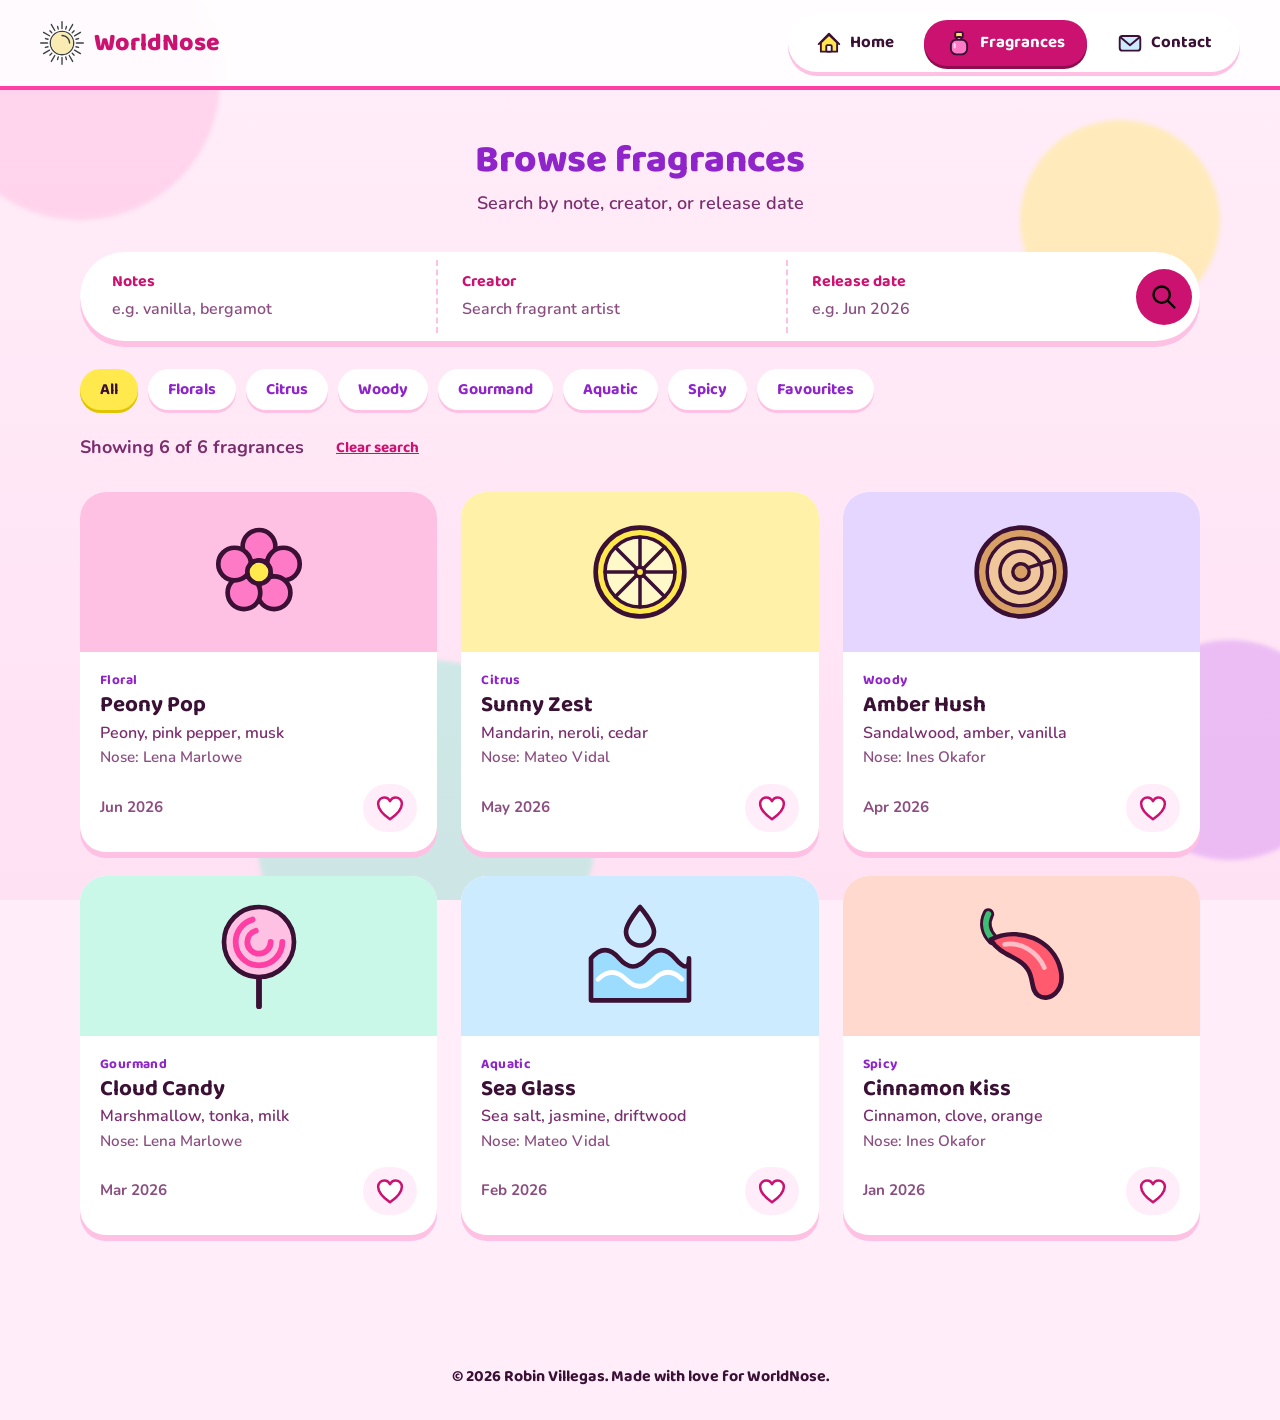
<file: stage 3/fragrances.html>
<!DOCTYPE html>
<html lang="en">
<head>
  <title>WorldNose | Fragrances</title>
  <!-- This is where I put my favicon ↓↓↓↓↓ -->
  <link rel="icon" type="image/svg+xml" href="images/favicon.svg">
  <link rel="icon" type="image/png" href="images/favicon.png">
  <meta charset="utf-8">
  <meta name="Author" content="Robin Dale Villegas"/>
  <meta name="Keywords" content="fragrance, perfume, scent notes, perfumers, WorldNose">
  <meta name="Description" content="Browse fragrances and search by note, creator or release date. Save your favourites.">
  <meta name="viewport" content="width=device-width, initial-scale=1.0">

  <!-- Stylesheets go here ↓↓↓↓↓ -->
  <link rel="stylesheet" href="css/layout.css">
  <link rel="stylesheet" href="css/colours-fonts.css">
  <link rel="stylesheet" href="css/graphics.css">
</head>

<body>

<!-- soft blobs floating in the background -->
<div class="blob-bg" aria-hidden="true">
  <div class="blob blob-1"></div>
  <div class="blob blob-2"></div>
  <div class="blob blob-3"></div>
  <div class="blob blob-4"></div>
</div>

<!-- ===== top bar logo and navigation ===== -->
<header class="topbar">
  <a class="logo" href="index.html" aria-label="WorldNose home"><span class="logo-mark" aria-hidden="true"><img src="images/sun.svg" alt="" width="44" height="44"></span><span>WorldNose</span></a>
  <nav aria-label="Main">
    <a href="index.html"><span class="nav-icon" aria-hidden="true"><img src="images/icon-home.svg" alt="" width="26" height="26"></span>Home</a>
    <a href="fragrances.html" aria-current="page"><span class="nav-icon" aria-hidden="true"><img src="images/icon-bottle.svg" alt="" width="26" height="26"></span>Fragrances</a>
    <a href="contact.html"><span class="nav-icon" aria-hidden="true"><img src="images/icon-mail.svg" alt="" width="26" height="26"></span>Contact</a>
  </nav>
</header>

<!-- ===== main content ===== -->
<main id="main">
  <div class="browse-wrap">
    <h1 class="section-title">Browse fragrances</h1>
    <p class="section-sub">Search by note, creator, or release date</p>

    <form class="search-pill" id="searchForm" role="search" action="fragrances.html" method="get">
      <div class="search-field">
        <label for="s-notes">Notes</label>
        <input id="s-notes" name="notes" type="text" placeholder="e.g. vanilla, bergamot" autocomplete="off">
      </div>
      <div class="search-field">
        <label for="s-creator">Creator</label>
        <input id="s-creator" name="creator" type="text" placeholder="Search fragrant artist" autocomplete="off">
      </div>
      <div class="search-field">
        <label for="s-date">Release date</label>
        <input id="s-date" name="date" type="text" placeholder="e.g. Jun 2026" autocomplete="off">
      </div>
      <button class="search-go" type="submit" aria-label="Search fragrances"><img src="images/search.svg" alt="" width="28" height="28"></button>
    </form>

    <div class="filter-chips" role="group" aria-label="Filter by scent family">
      <button type="button" class="chip" data-filter="all" aria-pressed="true">All</button>
      <button type="button" class="chip" data-filter="floral" aria-pressed="false">Florals</button>
      <button type="button" class="chip" data-filter="citrus" aria-pressed="false">Citrus</button>
      <button type="button" class="chip" data-filter="woody" aria-pressed="false">Woody</button>
      <button type="button" class="chip" data-filter="gourmand" aria-pressed="false">Gourmand</button>
      <button type="button" class="chip" data-filter="aquatic" aria-pressed="false">Aquatic</button>
      <button type="button" class="chip" data-filter="spicy" aria-pressed="false">Spicy</button>
      <button type="button" class="chip" data-filter="favourites" aria-pressed="false">Favourites</button>
    </div>

    <div class="result-info">
      <p id="resultCount" aria-live="polite">Showing 6 of 6 fragrances</p>
      <button type="button" class="clear-btn" id="clearBtn">Clear search</button>
    </div>
    <p class="empty-msg" id="emptyMsg" hidden></p>

    <ul class="perfume-grid" id="perfumeGrid">
      <li class="perfume-card fam-floral" data-id="peony-pop" data-family="floral" data-notes="peony, pink pepper, musk" data-creator="lena marlowe" data-date="jun 2026">
        <div class="p-thumb" aria-hidden="true"><img src="images/family-floral.svg" alt="" width="112" height="112"></div>
        <div class="p-body">
          <p class="p-tag">Floral</p>
          <h2 class="p-title">Peony Pop</h2>
          <p class="p-notes">Peony, pink pepper, musk</p>
          <p class="p-creator">Nose: Lena Marlowe</p>
          <div class="p-foot">
            <span class="p-date">Jun 2026</span>
            <button type="button" class="p-heart" aria-pressed="false" aria-label="Save Peony Pop to favourites"><span class="heart-off" aria-hidden="true"></span><span class="heart-on" aria-hidden="true"></span></button>
          </div>
        </div>
      </li>
      <li class="perfume-card fam-citrus" data-id="sunny-zest" data-family="citrus" data-notes="mandarin, neroli, cedar" data-creator="mateo vidal" data-date="may 2026">
        <div class="p-thumb" aria-hidden="true"><img src="images/family-citrus.svg" alt="" width="112" height="112"></div>
        <div class="p-body">
          <p class="p-tag">Citrus</p>
          <h2 class="p-title">Sunny Zest</h2>
          <p class="p-notes">Mandarin, neroli, cedar</p>
          <p class="p-creator">Nose: Mateo Vidal</p>
          <div class="p-foot">
            <span class="p-date">May 2026</span>
            <button type="button" class="p-heart" aria-pressed="false" aria-label="Save Sunny Zest to favourites"><span class="heart-off" aria-hidden="true"></span><span class="heart-on" aria-hidden="true"></span></button>
          </div>
        </div>
      </li>
      <li class="perfume-card fam-woody" data-id="amber-hush" data-family="woody" data-notes="sandalwood, amber, vanilla" data-creator="ines okafor" data-date="apr 2026">
        <div class="p-thumb" aria-hidden="true"><img src="images/family-woody.svg" alt="" width="112" height="112"></div>
        <div class="p-body">
          <p class="p-tag">Woody</p>
          <h2 class="p-title">Amber Hush</h2>
          <p class="p-notes">Sandalwood, amber, vanilla</p>
          <p class="p-creator">Nose: Ines Okafor</p>
          <div class="p-foot">
            <span class="p-date">Apr 2026</span>
            <button type="button" class="p-heart" aria-pressed="false" aria-label="Save Amber Hush to favourites"><span class="heart-off" aria-hidden="true"></span><span class="heart-on" aria-hidden="true"></span></button>
          </div>
        </div>
      </li>
      <li class="perfume-card fam-gourmand" data-id="cloud-candy" data-family="gourmand" data-notes="marshmallow, tonka, milk" data-creator="lena marlowe" data-date="mar 2026">
        <div class="p-thumb" aria-hidden="true"><img src="images/family-gourmand.svg" alt="" width="112" height="112"></div>
        <div class="p-body">
          <p class="p-tag">Gourmand</p>
          <h2 class="p-title">Cloud Candy</h2>
          <p class="p-notes">Marshmallow, tonka, milk</p>
          <p class="p-creator">Nose: Lena Marlowe</p>
          <div class="p-foot">
            <span class="p-date">Mar 2026</span>
            <button type="button" class="p-heart" aria-pressed="false" aria-label="Save Cloud Candy to favourites"><span class="heart-off" aria-hidden="true"></span><span class="heart-on" aria-hidden="true"></span></button>
          </div>
        </div>
      </li>
      <li class="perfume-card fam-aquatic" data-id="sea-glass" data-family="aquatic" data-notes="sea salt, jasmine, driftwood" data-creator="mateo vidal" data-date="feb 2026">
        <div class="p-thumb" aria-hidden="true"><img src="images/family-aquatic.svg" alt="" width="112" height="112"></div>
        <div class="p-body">
          <p class="p-tag">Aquatic</p>
          <h2 class="p-title">Sea Glass</h2>
          <p class="p-notes">Sea salt, jasmine, driftwood</p>
          <p class="p-creator">Nose: Mateo Vidal</p>
          <div class="p-foot">
            <span class="p-date">Feb 2026</span>
            <button type="button" class="p-heart" aria-pressed="false" aria-label="Save Sea Glass to favourites"><span class="heart-off" aria-hidden="true"></span><span class="heart-on" aria-hidden="true"></span></button>
          </div>
        </div>
      </li>
      <li class="perfume-card fam-spicy" data-id="cinnamon-kiss" data-family="spicy" data-notes="cinnamon, clove, orange" data-creator="ines okafor" data-date="jan 2026">
        <div class="p-thumb" aria-hidden="true"><img src="images/family-spicy.svg" alt="" width="112" height="112"></div>
        <div class="p-body">
          <p class="p-tag">Spicy</p>
          <h2 class="p-title">Cinnamon Kiss</h2>
          <p class="p-notes">Cinnamon, clove, orange</p>
          <p class="p-creator">Nose: Ines Okafor</p>
          <div class="p-foot">
            <span class="p-date">Jan 2026</span>
            <button type="button" class="p-heart" aria-pressed="false" aria-label="Save Cinnamon Kiss to favourites"><span class="heart-off" aria-hidden="true"></span><span class="heart-on" aria-hidden="true"></span></button>
          </div>
        </div>
      </li>
    </ul>
  </div>
</main>

<footer>
  <p>&copy; 2026 Robin Villegas. Made with love for WorldNose.</p>
</footer>

<!-- back to top button -->
<button type="button" id="myBtn" onclick="TopFunction()" title="Go to top" aria-label="Back to top">Top</button>

<!-- JavaScript goes at the end of the body so the page loads first -->
<script src="js/backtotop.js"></script>
<script src="js/fragrances.js"></script>
</body>
</html>
</file>
<file: Stage 1/css/layout.css>
*{
box-sizing:border-box;
margin:0;
padding:0;
}

:root{
  --page-width:1200px;   /* widest the content can get on a big screen */
}

body{
min-height:100vh;
display:flex;
flex-direction:column;   /* footer always sits at the bottom */
overflow-x:hidden;
}

main{
flex:1;
}

ul{
list-style:none;
}

[hidden]{
display:none !important;
}


/* ---------- Background blobs (they float behind everything) ---------- */
.blob-bg{
position:fixed;
inset:0;
z-index:-1;
overflow:hidden;
}

.blob{
position:absolute;
border-radius:50%;
}

.blob-1{
width:280px;
height:280px;
top:-60px;
left:-60px;
}

.blob-2{
width:200px;
height:200px;
top:120px;
right:60px;
}

.blob-3{
width:340px;
height:340px;
bottom:-100px;
left:20%;
}

.blob-4{
width:220px;
height:220px;
bottom:40px;
right:-60px;
}

/* ---------- Top bar ---------- */
.topbar{
position:sticky;
top:0;
z-index:50;
display:flex;
align-items:center;
justify-content:space-between;
flex-wrap:wrap;
gap:12px;
padding:14px 40px;
}

.logo{
display:flex;
align-items:center;
gap:10px;
text-decoration:none;
}

.logo-mark{
display:inline-flex;
align-items:center;
justify-content:center;
width:44px;
height:44px;
flex-shrink:0;
}

nav{
display:flex;
gap:8px;
padding:6px;
}

nav a{
display:inline-flex;
align-items:center;
gap:8px;
padding:10px 22px;
text-decoration:none;
}

.nav-icon{
display:inline-flex;
align-items:center;
justify-content:center;
}

/* ---------- HOME with hero ---------- */
.hero{
position:relative;
padding:80px 40px 100px;
text-align:center;
overflow:hidden;
}

.eyebrow{
display:inline-block;
padding:8px 20px;
margin-bottom:26px;
}

.hero h1{
max-width:1000px;
margin:0 auto 22px;
}

.hero-text{
max-width:600px;
margin:0 auto 34px;
}

.cta-row{
display:flex;
gap:16px;
justify-content:center;
flex-wrap:wrap;
}

.btn{
display:inline-block;
padding:14px 34px;
text-decoration:none;
text-align:center;
cursor:pointer;
border:0;
}

/* the three bottles sit in a row along the bottom of the hero */
.bottle-cluster{
display:flex;
justify-content:center;
align-items:flex-end;
gap:22px;
margin-top:56px;
}

.bottle{
display:flex;
align-items:center;
justify-content:center;
}

.bottle-1{
width:100px;
height:240px;
}

.bottle-2{
width:130px;
height:290px;
}

.bottle-3{
width:88px;
height:200px;
}

/* ---------- HOME scent families and banner ---------- */
.section-title{
text-align:center;
margin-bottom:8px;
padding:0 20px;
}

.section-sub{
text-align:center;
margin-bottom:44px;
padding:0 20px;
}

.family-grid{
display:grid;
grid-template-columns:repeat(3,1fr);
gap:22px;
max-width:1000px;
margin:0 auto 100px;
padding:0 40px;
}

.family-card{
display:block;
padding:26px 18px;
text-align:center;
text-decoration:none;
}

.family-text, .family-name, .family-notes{
display:block;
}

.icon-slot{
display:flex;
align-items:center;
justify-content:center;
width:88px;
height:88px;
margin:0 auto 12px;
}

.banner{
max-width:1100px;
margin:0 auto 100px;
padding:56px 40px;
text-align:center;
}

.banner h2{
margin-bottom:14px;
}

.banner p{
max-width:540px;
margin:0 auto 26px;
}

/* ---------- Footer + Back to top button---------- */
footer{
text-align:center;
padding:30px 20px;
}

#myBtn{
  display:none;            /* backtotop.js turns this on after 400px of scrolling */
position:fixed;
bottom:20px;
right:30px;
z-index:99;
min-width:48px;
min-height:48px;
padding:10px 14px;
cursor:pointer;
border:0;
}

/* ---------- Small screens (phones and small tablets) ---------- */
@media (max-width:800px){
  .topbar{ padding:12px 16px; justify-content:center; }
  .hero{ padding:50px 20px 70px; }
  .family-grid{ padding:0 20px; margin-bottom:60px; grid-template-columns:repeat(2,1fr); }
  .banner{ margin:0 20px 60px; padding:40px 24px; }
  .browse-wrap{ padding:36px 20px 70px; }
  .search-field{ min-width:100%; }
  .contact-wrap{ padding:40px 20px 80px; }
  .contact-grid{ grid-template-columns:1fr; }
  .panel{ padding:26px 22px; }
  .bottle-cluster{ gap:14px; }
  .bottle-1{ width:80px; height:190px; }
  .bottle-2{ width:104px; height:230px; }
  .bottle-3{ width:70px; height:160px; }
}
@media (max-width:480px){
  .family-grid{ grid-template-columns:1fr; }
  nav{ max-width:100%; flex-wrap:wrap; justify-content:center; gap:4px; }
  nav a{ padding:8px 10px; gap:6px; }
  #myBtn{ right:14px; }
}
</file>
<file: Stage 1/css/wireframe.css>
body{
font-family:Arial, Helvetica, sans-serif;
font-size:1.05rem;
line-height:1.5;
color:#111;
background:#fff;
}

h1{
font-size:clamp(2rem,5vw,3.4rem);
line-height:1.1;
}

h2{
font-size:1.7rem;
}

h3{
font-size:1.15rem;
}

a{
color:#111;
}

/* grey hatched boxes stand in for images and icons */
.icon-slot, .p-thumb, .bottle, .logo-mark{
border:1px solid #111;
color:#666;
font-size:.8rem;
text-transform:uppercase;
letter-spacing:1px;
background:repeating-linear-gradient(45deg,#fff,#fff 8px,#f0f0f0 8px,#f0f0f0 16px);
}

.p-thumb{
border-width:0 0 1px 0;
}

.skip-link{
background:#111;
color:#fff;
}

.topbar{
background:#fff;
border-bottom:1px solid #111;
}

.logo{
color:#111;
font-weight:bold;
}

nav{
gap:10px;
}

nav a{
border:1px solid #111;
background:#fff;
}

nav a[aria-current="page"]{
background:#111;
color:#fff;
}

.sidebar{
background:#fff;
border-right:1px solid #111;
}

.sidebar-note{
font-size:.85rem;
color:#555;
}

.hero{
border-bottom:1px solid #111;
}

.eyebrow{
border:1px solid #111;
font-size:.85rem;
}

.hero-text{
color:#444;
}

.btn{
border:1px solid #111;
background:#fff;
color:#111;
}

.btn-primary{
background:#111;
color:#fff;
}

.section-title{
margin-top:50px;
}

.section-sub{
color:#555;
}

.family-card{
border:1px solid #111;
}

.family-name{
font-weight:bold;
}

.family-notes{
font-size:.9rem;
color:#555;
}

.banner{
border:1px solid #111;
}

.search-pill{
border:1px solid #111;
}

.search-field{
border-right:1px dashed #999;
}

.search-field label{
font-size:.85rem;
color:#555;
}

.search-field input{
border:0;
outline:none;
font:inherit;
background:transparent;
}

.search-go{
background:#111;
color:#fff;
font:inherit;
}

.chip, .clear-btn{
border:1px solid #111;
background:#fff;
font:inherit;
font-size:.9rem;
}

.chip[aria-pressed="true"]{
background:#111;
color:#fff;
}

.perfume-card{
border:1px solid #111;
}

.p-tag{
font-size:.8rem;
color:#555;
}

.p-title{
font-size:1.15rem;
margin:2px 0 4px;
}

.p-notes, .p-creator{
font-size:.95rem;
color:#444;
}

.p-foot{
border-top:1px dashed #999;
margin-top:12px;
font-size:.9rem;
}

.p-heart{
border:1px solid #111;
background:#fff;
font:inherit;
font-size:.85rem;
}

.empty-msg{
border:1px dashed #999;
}

.panel{
border:1px solid #111;
}

.panel h2{
font-size:1rem;
text-transform:uppercase;
letter-spacing:1px;
border-bottom:1px solid #111;
padding-bottom:10px;
}

.field label{
font-size:.9rem;
color:#444;
}

.field input, .field textarea{
border:1px solid #111;
font:inherit;
background:#fff;
}

.error{
color:#900;
font-size:.9rem;
}

.thanks{
border:1px solid #111;
}

.info-icon, .social-link{
border:1px solid #111;
}

.info-row h3{
font-size:1rem;
}

.info-row p{
color:#444;
font-size:.95rem;
}

footer{
border-top:1px solid #111;
font-size:.9rem;
color:#444;
}

#myBtn{
background:#111;
color:#fff;
font:inherit;
}

:focus-visible{
outline:3px solid #111;
outline-offset:3px;
}
</file>
<file: Stage 2/css/layout.css>
*{
box-sizing:border-box;
margin:0;
padding:0;
}

:root{
  --page-width:1200px;   /* widest the content can get on a big screen */
}

body{
min-height:100vh;
display:flex;
flex-direction:column;   /* footer always sits at the bottom */
overflow-x:hidden;
}

main{
flex:1;
}

ul{
list-style:none;
}

[hidden]{
display:none !important;
}

/* ---------- Background blobs ---------- */
.blob-bg{
position:fixed;
inset:0;
z-index:-1;
overflow:hidden;
}

.blob{
position:absolute;
border-radius:50%;
}

.blob-1{
width:280px;
height:280px;
top:-60px;
left:-60px;
}

.blob-2{
width:200px;
height:200px;
top:120px;
right:60px;
}

.blob-3{
width:340px;
height:340px;
bottom:-100px;
left:20%;
}

.blob-4{
width:220px;
height:220px;
bottom:40px;
right:-60px;
}

/* ---------- Top bar (logo and navigation) ---------- */
.topbar{
position:sticky;
top:0;
z-index:50;
display:flex;
align-items:center;
justify-content:space-between;
flex-wrap:wrap;
gap:12px;
padding:14px 40px;
}

.logo{
display:flex;
align-items:center;
gap:10px;
text-decoration:none;
}

.logo-mark{
display:inline-flex;
align-items:center;
justify-content:center;
width:44px;
height:44px;
flex-shrink:0;
}

nav{
display:flex;
gap:8px;
padding:6px;
}

nav a{
display:inline-flex;
align-items:center;
gap:8px;
padding:10px 22px;
text-decoration:none;
}

.nav-icon{
display:inline-flex;
align-items:center;
justify-content:center;
}

/* ---------- HOME with hero ---------- */
.hero{
position:relative;
padding:80px 40px 100px;
text-align:center;
overflow:hidden;
}

.eyebrow{
display:inline-block;
padding:8px 20px;
margin-bottom:26px;
}

.hero h1{
max-width:1000px;
margin:0 auto 22px;
}

.hero-text{
max-width:600px;
margin:0 auto 34px;
}

.cta-row{
display:flex;
gap:16px;
justify-content:center;
flex-wrap:wrap;
}

.btn{
display:inline-block;
padding:14px 34px;
text-decoration:none;
text-align:center;
cursor:pointer;
border:0;
}

/* the three bottles sit in a row along the bottom of the hero */
.bottle-cluster{
display:flex;
justify-content:center;
align-items:flex-end;
gap:22px;
margin-top:56px;
}

.bottle{
display:flex;
align-items:center;
justify-content:center;
}

.bottle-1{
width:100px;
height:240px;
}

.bottle-2{
width:130px;
height:290px;
}

.bottle-3{
width:88px;
height:200px;
}

/* ---------- HOME: scent families and banner ---------- */
.section-title{
text-align:center;
margin-bottom:8px;
padding:0 20px;
}

.section-sub{
text-align:center;
margin-bottom:44px;
padding:0 20px;
}

.family-grid{
display:grid;
grid-template-columns:repeat(3,1fr);
gap:22px;
max-width:1000px;
margin:0 auto 100px;
padding:0 40px;
}

.family-card{
display:block;
padding:26px 18px;
text-align:center;
text-decoration:none;
}

.family-text, .family-name, .family-notes{
display:block;
}

.icon-slot{
display:flex;
align-items:center;
justify-content:center;
width:88px;
height:88px;
margin:0 auto 12px;
}

.banner{
max-width:1100px;
margin:0 auto 100px;
padding:56px 40px;
text-align:center;
}

.banner h2{
margin-bottom:14px;
}

.banner p{
max-width:540px;
margin:0 auto 26px;
}

/* ---------- FRAGRANCES page ---------- */
.browse-wrap{
max-width:var(--page-width);
margin:0 auto;
padding:50px 40px 100px;
}

.browse-wrap .section-sub{
margin-bottom:34px;
}

.search-pill{
display:flex;
flex-wrap:wrap;
align-items:center;
padding:8px;
margin-bottom:28px;
}

.search-field{
flex:1;
min-width:170px;
padding:10px 24px;
}

.search-field label{
display:block;
}

.search-field input{
width:100%;
}

.search-go{
display:flex;
align-items:center;
justify-content:center;
width:56px;
height:56px;
flex-shrink:0;
cursor:pointer;
border:0;
}

.filter-chips{
display:flex;
gap:10px;
flex-wrap:wrap;
margin-bottom:20px;
}

.chip{
padding:8px 20px;
cursor:pointer;
border:0;
}

.result-info{
display:flex;
align-items:center;
gap:16px;
flex-wrap:wrap;
margin-bottom:26px;
min-height:36px;
}

.clear-btn{
padding:6px 16px;
cursor:pointer;
border:0;
}

.empty-msg{
padding:30px 20px;
text-align:center;
}

.perfume-grid{
display:grid;
grid-template-columns:repeat(auto-fill,minmax(300px,1fr));
gap:24px;
}

.perfume-card{
display:flex;
flex-direction:column;
overflow:hidden;
}

.p-thumb{
height:160px;
display:flex;
align-items:center;
justify-content:center;
}

.p-body{
flex:1;
display:flex;
flex-direction:column;
padding:18px 20px 20px;
}

.p-foot{
display:flex;
justify-content:space-between;
align-items:center;
margin-top:auto;
padding-top:14px;
}

.p-heart{
min-width:48px;
min-height:48px;
padding:0 12px;
display:inline-flex;
align-items:center;
justify-content:center;
cursor:pointer;
border:0;
}

/* the heart button shows "Save" until it is pressed, then "Saved" */
.p-heart .heart-on{
display:none;
}

.p-heart[aria-pressed="true"] .heart-on{
display:inline-flex;
}

.p-heart[aria-pressed="true"] .heart-off{
display:none;
}

/* ---------- CONTACT page ---------- */
.contact-wrap{
max-width:960px;
margin:0 auto;
padding:60px 40px 110px;
}

.contact-hero{
text-align:center;
margin-bottom:46px;
}

.contact-hero p{
margin-top:10px;
}

.contact-grid{
display:grid;
grid-template-columns:1.1fr .9fr;
gap:34px;
align-items:start;
}

.panel{
padding:34px;
}

.panel h2{
margin-bottom:18px;
}

.field{
margin-bottom:18px;
}

.field label{
display:block;
margin-bottom:6px;
}

.field input, .field textarea{
display:block;
width:100%;
padding:12px 16px;
}

.field textarea{
resize:vertical;
min-height:130px;
}

.error{
margin-top:6px;
}

.send-btn{
width:100%;
margin-top:6px;
}

.thanks{
padding:22px 24px;
}

.info-row{
display:flex;
gap:14px;
align-items:flex-start;
margin-bottom:22px;
}

.info-icon{
display:flex;
align-items:center;
justify-content:center;
width:48px;
height:48px;
flex-shrink:0;
}

.social-row{
display:flex;
gap:10px;
margin-top:22px;
}

.social-link{
display:flex;
align-items:center;
justify-content:center;
width:46px;
height:46px;
text-decoration:none;
}

/* ---------- Footer and Back to top button  ---------- */
footer{
text-align:center;
padding:30px 20px;
}

#myBtn{
  display:none;            /* backtotop.js turns this on after 400px of scrolling */
position:fixed;
bottom:20px;
right:30px;
z-index:99;
min-width:48px;
min-height:48px;
padding:10px 14px;
cursor:pointer;
border:0;
}

/* ---------- Small screens ---------- */
@media (max-width:800px){
  .topbar{ padding:12px 16px; justify-content:center; }
  .hero{ padding:50px 20px 70px; }
  .family-grid{ padding:0 20px; margin-bottom:60px; grid-template-columns:repeat(2,1fr); }
  .banner{ margin:0 20px 60px; padding:40px 24px; }
  .browse-wrap{ padding:36px 20px 70px; }
  .search-field{ min-width:100%; }
  .contact-wrap{ padding:40px 20px 80px; }
  .contact-grid{ grid-template-columns:1fr; }
  .panel{ padding:26px 22px; }
  .bottle-cluster{ gap:14px; }
  .bottle-1{ width:80px; height:190px; }
  .bottle-2{ width:104px; height:230px; }
  .bottle-3{ width:70px; height:160px; }
}
@media (max-width:480px){
  .family-grid{ grid-template-columns:1fr; }
  nav{ max-width:100%; flex-wrap:wrap; justify-content:center; gap:4px; }
  nav a{ padding:8px 10px; gap:6px; }
  #myBtn{ right:14px; }
}
</file>
<file: Stage 2/css/colours-fonts.css>
/* ---------- Fonts (files are in the fonts folder so they work offline) ---------- */
@font-face{
font-family:'Baloo 2';
font-style:normal;
font-weight:700;
font-display:swap;
src:url('../fonts/baloo-2-latin-700-normal.woff2') format('woff2');
}

@font-face{
font-family:'Baloo 2';
font-style:normal;
font-weight:800;
font-display:swap;
src:url('../fonts/baloo-2-latin-800-normal.woff2') format('woff2');
}

@font-face{
font-family:'Nunito';
font-style:normal;
font-weight:400;
font-display:swap;
src:url('../fonts/nunito-latin-400-normal.woff2') format('woff2');
}

@font-face{
font-family:'Nunito';
font-style:normal;
font-weight:600;
font-display:swap;
src:url('../fonts/nunito-latin-600-normal.woff2') format('woff2');
}

@font-face{
font-family:'Nunito';
font-style:normal;
font-weight:700;
font-display:swap;
src:url('../fonts/nunito-latin-700-normal.woff2') format('woff2');
}

/* ---------- My colour palette ---------- */
:root{
  --pink-hot:#FF3FA4;       /* decoration only */
  --pink-deep:#CC1270;      /* text + buttons on light backgrounds */
  --pink-deep-shadow:#8F0C4F;
  --pink-bubble:#FFC1E3;
  --pink-pale:#FFEEF9;      /* page background */
  --purple-pop:#B24BF3;     /* decoration only */
  --purple-deep:#8E24C9;    /* text + banner background */
  --yellow-pop:#FFE94D;
  --yellow-shadow:#E0C400;
  --mint-pop:#5CF2C6;
  --ink:#3A1035;            /* main text colour */
  --text-soft:#7A2E6E;      /* smaller supporting text */
  --text-muted:#8C4E80;     /* dates and small details */
  --field-border:#B0468A;   /* form outlines */
  --white:#FFFFFF;
}

/* every scent family has its own soft tint */
.fam-floral{
--tint:#FFC1E3;
}

.fam-citrus{
--tint:#FFF1A8;
}

.fam-woody{
--tint:#E4D6FF;
}

.fam-gourmand{
--tint:#C9F7E8;
}

.fam-aquatic{
--tint:#CDEBFF;
}

.fam-spicy{
--tint:#FFD9CE;
}

/* ---------- Fonts + text ---------- */
body{
font-family:'Nunito', Arial, sans-serif;
font-size:1.125rem;
line-height:1.55;
color:var(--ink);
background:var(--pink-pale);
}

h1, h2, h3, h4, .display{
font-family:'Baloo 2', 'Arial Rounded MT Bold', Arial, sans-serif;
line-height:1.1;
}

a{
color:var(--pink-deep);
}

:focus-visible{
outline:4px solid var(--ink);
outline-offset:3px;
}

.skip-link{
background:var(--ink);
color:#fff;
border-radius:0 0 14px 14px;
font-weight:700;
}

/* ---------- Background blobs ---------- */
.blob-bg{
background:linear-gradient(180deg,#FFEEF9 0%,#FFE1F4 100%);
}

.blob{
filter:blur(2px);
opacity:.55;
}

.blob-1{
background:var(--pink-bubble);
}

.blob-2{
background:var(--yellow-pop);
opacity:.35;
}

.blob-3{
background:var(--mint-pop);
opacity:.3;
}

.blob-4{
background:var(--purple-pop);
opacity:.25;
}

/* ---------- Top bar and navigation ---------- */
.topbar{
background:rgba(255,255,255,.88);
backdrop-filter:blur(10px);
border-bottom:4px solid var(--pink-hot);
}

.logo{
font-family:'Baloo 2', Arial, sans-serif;
font-size:1.55rem;
font-weight:800;
color:var(--pink-deep);
}

.logo-mark{
border-radius:50%;
background:radial-gradient(circle, var(--yellow-pop) 0 42%, var(--pink-bubble) 44% 100%);
}

nav{
background:var(--white);
border-radius:999px;
box-shadow:0 4px 0 var(--pink-bubble);
}

nav a{
font-family:'Baloo 2', Arial, sans-serif;
font-weight:700;
font-size:1.05rem;
color:var(--ink);
border-radius:999px;
transition:background .2s;
}

nav a[aria-current="page"]{
background:var(--pink-deep);
color:var(--white);
box-shadow:0 3px 0 var(--pink-deep-shadow);
}

nav a:not([aria-current="page"]):hover{
background:var(--pink-pale);
}

/* ---------- HOME ---------- */
.eyebrow{
font-family:'Baloo 2', Arial, sans-serif;
font-weight:700;
font-size:1rem;
background:var(--yellow-pop);
color:var(--ink);
border-radius:999px;
box-shadow:0 3px 0 var(--yellow-shadow);
}

.hero h1{
font-size:clamp(2.6rem,7vw,5.5rem);
font-weight:800;
color:var(--pink-deep);
text-shadow:4px 4px 0 var(--purple-pop);
}

.hero h1 span{
color:var(--purple-deep);
text-shadow:4px 4px 0 var(--pink-hot);
}

.hero-text{
font-size:1.25rem;
font-weight:600;
color:var(--text-soft);
}

.btn{
font-family:'Baloo 2', Arial, sans-serif;
font-weight:700;
font-size:1.15rem;
border-radius:999px;
transition:transform .15s;
}

.btn:hover{
transform:translateY(-2px);
}

.btn-primary{
background:var(--pink-deep);
color:var(--white);
box-shadow:0 5px 0 var(--pink-deep-shadow);
}

.btn-ghost{
background:var(--white);
color:var(--pink-deep);
box-shadow:0 5px 0 var(--pink-bubble);
}

.btn-yellow{
background:var(--yellow-pop);
color:var(--ink);
box-shadow:0 5px 0 var(--yellow-shadow);
}

.bottle{
border-radius:26px 26px 32px 32px;
box-shadow:inset 0 -10px 20px rgba(0,0,0,.08), 0 10px 20px rgba(178,30,110,.2);
}

.bottle-1{
background:var(--pink-hot);
}

.bottle-2{
background:var(--purple-pop);
}

.bottle-3{
background:var(--mint-pop);
}

.section-title{
font-size:clamp(1.8rem,4vw,2.4rem);
font-weight:800;
color:var(--purple-deep);
}

.section-sub{
font-weight:600;
color:var(--text-soft);
}

.family-card{
background:var(--white);
border-radius:28px;
box-shadow:0 6px 0 var(--pink-bubble);
color:var(--ink);
transition:transform .2s;
}

.family-card:hover{
transform:translateY(-6px) rotate(-1deg);
}

.family-name{
font-family:'Baloo 2', Arial, sans-serif;
font-weight:700;
font-size:1.3rem;
line-height:1.15;
color:var(--pink-deep);
}

.family-notes{
font-size:.98rem;
font-weight:600;
color:var(--text-soft);
margin-top:4px;
}

.icon-slot{
border-radius:50%;
background:var(--tint, var(--pink-bubble));
}

.banner{
background:var(--purple-deep);
border-radius:40px;
}

.banner h2{
color:var(--white);
font-size:clamp(1.7rem,4vw,2.2rem);
}

.banner p{
color:#F6E4FF;
font-weight:600;
}

/* ---------- FRAGRANCES ---------- */
.search-pill{
background:var(--white);
border-radius:999px;
box-shadow:0 6px 0 var(--pink-bubble);
}

.search-field{
border-right:2px dashed var(--pink-bubble);
}

.search-field:last-of-type{
border-right:0;
}

.search-field label{
font-family:'Baloo 2', Arial, sans-serif;
font-size:1rem;
font-weight:700;
color:var(--pink-deep);
}

.search-field input{
border:0;
outline:0;
background:transparent;
font-family:'Nunito', Arial, sans-serif;
font-weight:600;
font-size:1rem;
color:var(--ink);
}

.search-field input::placeholder{
color:var(--text-muted);
opacity:1;
}

.search-field:focus-within{
background:var(--pink-pale);
border-radius:999px;
}

.search-go{
background:var(--pink-deep);
color:var(--white);
border-radius:50%;
font-size:1.2rem;
font-family:'Baloo 2', Arial, sans-serif;
font-weight:700;
}

.chip{
font-family:'Baloo 2', Arial, sans-serif;
font-weight:700;
font-size:1rem;
border-radius:999px;
background:var(--white);
color:var(--purple-deep);
box-shadow:0 3px 0 var(--pink-bubble);
}

.chip[aria-pressed="true"]{
background:var(--yellow-pop);
color:var(--ink);
box-shadow:0 3px 0 var(--yellow-shadow);
}

.result-info{
font-weight:700;
color:var(--text-soft);
}

.clear-btn{
font-family:'Baloo 2', Arial, sans-serif;
font-weight:700;
font-size:.95rem;
border-radius:999px;
background:transparent;
color:var(--pink-deep);
text-decoration:underline;
}

.empty-msg{
background:var(--white);
border-radius:26px;
font-weight:700;
color:var(--text-soft);
}

.perfume-card{
background:var(--white);
border-radius:26px;
box-shadow:0 6px 0 var(--pink-bubble);
transition:transform .2s;
}

.perfume-card:hover{
transform:translateY(-4px);
}

.p-thumb{
background:var(--tint, var(--pink-bubble));
font-size:3.2rem;
}

.p-tag{
font-family:'Baloo 2', Arial, sans-serif;
font-size:.85rem;
font-weight:700;
color:var(--purple-deep);
letter-spacing:.4px;
}

.p-title{
font-size:1.4rem;
font-weight:700;
color:var(--ink);
margin:2px 0 4px;
}

.p-notes{
font-size:1rem;
font-weight:600;
color:var(--text-soft);
line-height:1.4;
}

.p-creator{
font-size:.95rem;
color:var(--text-muted);
font-weight:600;
margin-top:2px;
}

.p-date{
font-size:.95rem;
font-weight:700;
color:var(--text-muted);
}

.p-heart{
background:var(--pink-pale);
color:var(--pink-deep);
border-radius:999px;
font-family:'Baloo 2', Arial, sans-serif;
font-weight:700;
font-size:1rem;
}

.p-heart[aria-pressed="true"]{
background:var(--pink-deep);
color:var(--white);
}

/* ---------- CONTACT ---------- */
.contact-hero h1{
font-size:clamp(2.4rem,6vw,3.4rem);
color:var(--pink-deep);
text-shadow:3px 3px 0 var(--yellow-pop);
}

.contact-hero p{
font-weight:600;
color:var(--text-soft);
}

.panel{
background:var(--white);
border-radius:30px;
box-shadow:0 6px 0 var(--pink-bubble);
}

.panel h2{
font-size:1.5rem;
color:var(--purple-deep);
}

.field label{
font-family:'Baloo 2', Arial, sans-serif;
font-size:1rem;
font-weight:700;
color:var(--pink-deep);
}

.field input, .field textarea{
border:3px solid var(--field-border);
border-radius:16px;
font-family:'Nunito', Arial, sans-serif;
font-weight:600;
font-size:1rem;
color:var(--ink);
background:var(--white);
}

.field input::placeholder, .field textarea::placeholder{
color:var(--text-muted);
opacity:1;
}

.field input:focus, .field textarea:focus{
border-color:var(--pink-deep);
outline:3px solid var(--pink-bubble);
}

.field input[aria-invalid="true"], .field textarea[aria-invalid="true"]{
border-color:#A8001F;
}

.error{
color:#A8001F;
font-weight:700;
font-size:.95rem;
}

.thanks{
background:#E7FFF6;
border:3px solid #1B7F5F;
border-radius:22px;
color:#0D4A37;
font-weight:700;
}

.thanks h3{
font-size:1.4rem;
margin-bottom:6px;
}

.thanks small{
display:block;
margin-top:8px;
font-weight:600;
}

.info-icon{
background:var(--pink-pale);
border-radius:14px;
}

.info-row h3{
font-size:1.05rem;
color:var(--ink);
margin-bottom:2px;
}

.info-row p{
font-size:1rem;
font-weight:600;
color:var(--text-soft);
}

.social-link{
background:var(--yellow-pop);
border-radius:50%;
box-shadow:0 3px 0 var(--yellow-shadow);
color:var(--ink);
font-weight:700;
}

/* ---------- Footer and back to top ---------- */
footer{
font-family:'Baloo 2', Arial, sans-serif;
font-weight:700;
font-size:1rem;
color:var(--ink);
}

#myBtn{
background:var(--pink-deep);
color:var(--white);
border-radius:999px;
box-shadow:0 4px 0 var(--pink-deep-shadow);
font-size:1.2rem;
font-weight:700;
}

#myBtn:hover{
background:var(--purple-deep);
}

@media (prefers-reduced-motion:reduce){ *{ transition:none !important; animation:none !important; } }

/* For phones */
@media (max-width:800px){
  .search-pill{ border-radius:28px; padding:10px 14px 14px; }
  .search-field{ border-right:0; border-bottom:2px dashed var(--pink-bubble); padding:10px 10px; }
  .search-field:last-of-type{ border-bottom:0; }
  .search-field:focus-within{ border-radius:16px; }
  .search-go{ width:100%; border-radius:999px; }
}
</file>
<file: stage 3/css/layout.css>
/* ---------- Reset and page setup ---------- */
*{
box-sizing:border-box;
margin:0;
padding:0;
}

:root{
  --page-width:1200px;   /* widest the content can get on a big screen */
}

body{
min-height:100vh;
display:flex;
flex-direction:column;   /* footer always sits at the bottom */
overflow-x:hidden;
}

main{
flex:1;
}

ul{
list-style:none;
}

[hidden]{
display:none !important;
}

/* Skip link for keyboard users  */
.skip-link{
position:absolute;
left:-999px;
top:0;
z-index:100;
padding:12px 18px;
}

.skip-link:focus{
left:12px;
top:12px;
}

/* ---------- Background blobs  ---------- */
.blob-bg{
position:fixed;
inset:0;
z-index:-1;
overflow:hidden;
}

.blob{
position:absolute;
border-radius:50%;
}

.blob-1{
width:280px;
height:280px;
top:-60px;
left:-60px;
}

.blob-2{
width:200px;
height:200px;
top:120px;
right:60px;
}

.blob-3{
width:340px;
height:340px;
bottom:-100px;
left:20%;
}

.blob-4{
width:220px;
height:220px;
bottom:40px;
right:-60px;
}

/* ---------- Top bar  ---------- */
.topbar{
position:sticky;
top:0;
z-index:50;
display:flex;
align-items:center;
justify-content:space-between;
flex-wrap:wrap;
gap:12px;
padding:14px 40px;
}

.logo{
display:flex;
align-items:center;
gap:10px;
text-decoration:none;
}

.logo-mark{
display:inline-flex;
align-items:center;
justify-content:center;
width:44px;
height:44px;
flex-shrink:0;
}

nav{
display:flex;
gap:8px;
padding:6px;
}

nav a{
display:inline-flex;
align-items:center;
gap:8px;
padding:10px 22px;
text-decoration:none;
}

.nav-icon{
display:inline-flex;
align-items:center;
justify-content:center;
}

/* ---------- HOME with hero ---------- */
.hero{
position:relative;
padding:80px 40px 100px;
text-align:center;
overflow:hidden;
}

.eyebrow{
display:inline-block;
padding:8px 20px;
margin-bottom:26px;
}

.hero h1{
max-width:1000px;
margin:0 auto 22px;
}

.hero-text{
max-width:600px;
margin:0 auto 34px;
}

.cta-row{
display:flex;
gap:16px;
justify-content:center;
flex-wrap:wrap;
}

.btn{
display:inline-block;
padding:14px 34px;
text-decoration:none;
text-align:center;
cursor:pointer;
border:0;
}

/* the three bottles sit in a row along the bottom of the hero */
.bottle-cluster{
display:flex;
justify-content:center;
align-items:flex-end;
gap:22px;
margin-top:56px;
}

.bottle{
display:flex;
align-items:center;
justify-content:center;
}

.bottle-1{
width:100px;
height:240px;
}

.bottle-2{
width:130px;
height:290px;
}

.bottle-3{
width:88px;
height:200px;
}

/* ---------- HOME scent families and banner ---------- */
.section-title{
text-align:center;
margin-bottom:8px;
padding:0 20px;
}

.section-sub{
text-align:center;
margin-bottom:44px;
padding:0 20px;
}

.family-grid{
display:grid;
grid-template-columns:repeat(3,1fr);
gap:22px;
max-width:1000px;
margin:0 auto 100px;
padding:0 40px;
}

.family-card{
display:block;
padding:26px 18px;
text-align:center;
text-decoration:none;
}

.family-text, .family-name, .family-notes{
display:block;
}

.icon-slot{
display:flex;
align-items:center;
justify-content:center;
width:88px;
height:88px;
margin:0 auto 12px;
}

.banner{
max-width:1100px;
margin:0 auto 100px;
padding:56px 40px;
text-align:center;
}

.banner h2{
margin-bottom:14px;
}

.banner p{
max-width:540px;
margin:0 auto 26px;
}

/* ---------- FRAGRANCES page ---------- */
.browse-wrap{
max-width:var(--page-width);
margin:0 auto;
padding:50px 40px 100px;
}

.browse-wrap .section-sub{
margin-bottom:34px;
}

.search-pill{
display:flex;
flex-wrap:wrap;
align-items:center;
padding:8px;
margin-bottom:28px;
}

.search-field{
flex:1;
min-width:170px;
padding:10px 24px;
}

.search-field label{
display:block;
}

.search-field input{
width:100%;
}

.search-go{
display:flex;
align-items:center;
justify-content:center;
width:56px;
height:56px;
flex-shrink:0;
cursor:pointer;
border:0;
}

.filter-chips{
display:flex;
gap:10px;
flex-wrap:wrap;
margin-bottom:20px;
}

.chip{
padding:8px 20px;
cursor:pointer;
border:0;
}

.result-info{
display:flex;
align-items:center;
gap:16px;
flex-wrap:wrap;
margin-bottom:26px;
min-height:36px;
}

.clear-btn{
padding:6px 16px;
cursor:pointer;
border:0;
}

.empty-msg{
padding:30px 20px;
text-align:center;
}

.perfume-grid{
display:grid;
grid-template-columns:repeat(auto-fill,minmax(300px,1fr));
gap:24px;
}

.perfume-card{
display:flex;
flex-direction:column;
overflow:hidden;
}

.p-thumb{
height:160px;
display:flex;
align-items:center;
justify-content:center;
}

.p-body{
flex:1;
display:flex;
flex-direction:column;
padding:18px 20px 20px;
}

.p-foot{
display:flex;
justify-content:space-between;
align-items:center;
margin-top:auto;
padding-top:14px;
}

.p-heart{
min-width:48px;
min-height:48px;
padding:0 12px;
display:inline-flex;
align-items:center;
justify-content:center;
cursor:pointer;
border:0;
}

/* the heart button shows "Save" until it is pressed, then "Saved" */
.p-heart .heart-on{
display:none;
}

.p-heart[aria-pressed="true"] .heart-on{
display:inline-flex;
}

.p-heart[aria-pressed="true"] .heart-off{
display:none;
}

/* ---------- CONTACT page ---------- */
.contact-wrap{
max-width:960px;
margin:0 auto;
padding:60px 40px 110px;
}

.contact-hero{
text-align:center;
margin-bottom:46px;
}

.contact-hero p{
margin-top:10px;
}

.contact-grid{
display:grid;
grid-template-columns:1.1fr .9fr;
gap:34px;
align-items:start;
}

.panel{
padding:34px;
}

.panel h2{
margin-bottom:18px;
}

.field{
margin-bottom:18px;
}

.field label{
display:block;
margin-bottom:6px;
}

.field input, .field textarea{
display:block;
width:100%;
padding:12px 16px;
}

.field textarea{
resize:vertical;
min-height:130px;
}

.error{
margin-top:6px;
}

.send-btn{
width:100%;
margin-top:6px;
}

.thanks{
padding:22px 24px;
}

.info-row{
display:flex;
gap:14px;
align-items:flex-start;
margin-bottom:22px;
}

.info-icon{
display:flex;
align-items:center;
justify-content:center;
width:48px;
height:48px;
flex-shrink:0;
}

.social-row{
display:flex;
gap:10px;
margin-top:22px;
}

.social-link{
display:flex;
align-items:center;
justify-content:center;
width:46px;
height:46px;
text-decoration:none;
}

/* ---------- Footer + Back to top button ---------- */
footer{
text-align:center;
padding:30px 20px;
}

#myBtn{
  display:none;            /* backtotop.js turns this on after 400px of scrolling */
position:fixed;
bottom:20px;
right:30px;
z-index:99;
min-width:48px;
min-height:48px;
padding:10px 14px;
cursor:pointer;
border:0;
}

/* ---------- Small screens---------- */
@media (max-width:800px){
  .topbar{ padding:12px 16px; justify-content:center; }
  .hero{ padding:50px 20px 70px; }
  .family-grid{ padding:0 20px; margin-bottom:60px; grid-template-columns:repeat(2,1fr); }
  .banner{ margin:0 20px 60px; padding:40px 24px; }
  .browse-wrap{ padding:36px 20px 70px; }
  .search-field{ min-width:100%; }
  .contact-wrap{ padding:40px 20px 80px; }
  .contact-grid{ grid-template-columns:1fr; }
  .panel{ padding:26px 22px; }
  .bottle-cluster{ gap:14px; }
  .bottle-1{ width:80px; height:190px; }
  .bottle-2{ width:104px; height:230px; }
  .bottle-3{ width:70px; height:160px; }
}
@media (max-width:480px){
  .family-grid{ grid-template-columns:1fr; }
  nav{ max-width:100%; flex-wrap:wrap; justify-content:center; gap:4px; }
  nav a{ padding:8px 10px; gap:6px; }
  #myBtn{ right:14px; }
}
</file>
<file: stage 3/css/colours-fonts.css>
/* ---------- Fonts---------- */
@font-face{
font-family:'Baloo 2';
font-style:normal;
font-weight:700;
font-display:swap;
src:url('../fonts/baloo-2-latin-700-normal.woff2') format('woff2');
}

@font-face{
font-family:'Baloo 2';
font-style:normal;
font-weight:800;
font-display:swap;
src:url('../fonts/baloo-2-latin-800-normal.woff2') format('woff2');
}

@font-face{
font-family:'Nunito';
font-style:normal;
font-weight:400;
font-display:swap;
src:url('../fonts/nunito-latin-400-normal.woff2') format('woff2');
}

@font-face{
font-family:'Nunito';
font-style:normal;
font-weight:600;
font-display:swap;
src:url('../fonts/nunito-latin-600-normal.woff2') format('woff2');
}

@font-face{
font-family:'Nunito';
font-style:normal;
font-weight:700;
font-display:swap;
src:url('../fonts/nunito-latin-700-normal.woff2') format('woff2');
}

/* ---------- My colour palette ---------- */
:root{
  --pink-hot:#FF3FA4;       /* decoration only (borders, blobs) */
  --pink-deep:#CC1270;      /* text + buttons on light backgrounds */
  --pink-deep-shadow:#8F0C4F;
  --pink-bubble:#FFC1E3;
  --pink-pale:#FFEEF9;      /* page background */
  --purple-pop:#B24BF3;     /* decoration only */
  --purple-deep:#8E24C9;    /* text + banner background */
  --yellow-pop:#FFE94D;
  --yellow-shadow:#E0C400;
  --mint-pop:#5CF2C6;
  --ink:#3A1035;            /* main text colour */
  --text-soft:#7A2E6E;      /* smaller supporting text */
  --text-muted:#8C4E80;     /* dates and small details */
  --field-border:#B0468A;   /* form outlines (5.1 : 1 against white so they can be seen) */
  --white:#FFFFFF;
}

/* every scent family has its own soft tint */
.fam-floral{
--tint:#FFC1E3;
}

.fam-citrus{
--tint:#FFF1A8;
}

.fam-woody{
--tint:#E4D6FF;
}

.fam-gourmand{
--tint:#C9F7E8;
}

.fam-aquatic{
--tint:#CDEBFF;
}

.fam-spicy{
--tint:#FFD9CE;
}

/* ---------- Fonts + text ---------- */
body{
font-family:'Nunito', Arial, sans-serif;
font-size:1.125rem;
line-height:1.55;
color:var(--ink);
background:var(--pink-pale);
}

h1, h2, h3, h4, .display{
font-family:'Baloo 2', 'Arial Rounded MT Bold', Arial, sans-serif;
line-height:1.1;
}

a{
color:var(--pink-deep);
}

:focus-visible{
outline:4px solid var(--ink);
outline-offset:3px;
}

.skip-link{
background:var(--ink);
color:#fff;
border-radius:0 0 14px 14px;
font-weight:700;
}

/* ---------- Background blobs ---------- */
.blob-bg{
background:linear-gradient(180deg,#FFEEF9 0%,#FFE1F4 100%);
}

.blob{
filter:blur(2px);
opacity:.55;
}

.blob-1{
background:var(--pink-bubble);
}

.blob-2{
background:var(--yellow-pop);
opacity:.35;
}

.blob-3{
background:var(--mint-pop);
opacity:.3;
}

.blob-4{
background:var(--purple-pop);
opacity:.25;
}

/* ---------- Top bar and navigation ---------- */
.topbar{
background:rgba(255,255,255,.88);
backdrop-filter:blur(10px);
border-bottom:4px solid var(--pink-hot);
}

.logo{
font-family:'Baloo 2', Arial, sans-serif;
font-size:1.55rem;
font-weight:800;
color:var(--pink-deep);
}

.logo-mark{
border-radius:50%;
background:radial-gradient(circle, var(--yellow-pop) 0 42%, var(--pink-bubble) 44% 100%);
}

nav{
background:var(--white);
border-radius:999px;
box-shadow:0 4px 0 var(--pink-bubble);
}

nav a{
font-family:'Baloo 2', Arial, sans-serif;
font-weight:700;
font-size:1.05rem;
color:var(--ink);
border-radius:999px;
transition:background .2s;
}

nav a[aria-current="page"]{
background:var(--pink-deep);
color:var(--white);
box-shadow:0 3px 0 var(--pink-deep-shadow);
}

nav a:not([aria-current="page"]):hover{
background:var(--pink-pale);
}

/* ---------- HOME ---------- */
.eyebrow{
font-family:'Baloo 2', Arial, sans-serif;
font-weight:700;
font-size:1rem;
background:var(--yellow-pop);
color:var(--ink);
border-radius:999px;
box-shadow:0 3px 0 var(--yellow-shadow);
}

.hero h1{
font-size:clamp(2.6rem,7vw,5.5rem);
font-weight:800;
color:var(--pink-deep);
text-shadow:4px 4px 0 var(--purple-pop);
}

.hero h1 span{
color:var(--purple-deep);
text-shadow:4px 4px 0 var(--pink-hot);
}

.hero-text{
font-size:1.25rem;
font-weight:600;
color:var(--text-soft);
}

.btn{
font-family:'Baloo 2', Arial, sans-serif;
font-weight:700;
font-size:1.15rem;
border-radius:999px;
transition:transform .15s;
}

.btn:hover{
transform:translateY(-2px);
}

.btn-primary{
background:var(--pink-deep);
color:var(--white);
box-shadow:0 5px 0 var(--pink-deep-shadow);
}

.btn-ghost{
background:var(--white);
color:var(--pink-deep);
box-shadow:0 5px 0 var(--pink-bubble);
}

.btn-yellow{
background:var(--yellow-pop);
color:var(--ink);
box-shadow:0 5px 0 var(--yellow-shadow);
}

.bottle{
border-radius:26px 26px 32px 32px;
box-shadow:inset 0 -10px 20px rgba(0,0,0,.08), 0 10px 20px rgba(178,30,110,.2);
}

.bottle-1{
background:var(--pink-hot);
}

.bottle-2{
background:var(--purple-pop);
}

.bottle-3{
background:var(--mint-pop);
}

.section-title{
font-size:clamp(1.8rem,4vw,2.4rem);
font-weight:800;
color:var(--purple-deep);
}

.section-sub{
font-weight:600;
color:var(--text-soft);
}

.family-card{
background:var(--white);
border-radius:28px;
box-shadow:0 6px 0 var(--pink-bubble);
color:var(--ink);
transition:transform .2s;
}

.family-card:hover{
transform:translateY(-6px) rotate(-1deg);
}

.family-name{
font-family:'Baloo 2', Arial, sans-serif;
font-weight:700;
font-size:1.3rem;
line-height:1.15;
color:var(--pink-deep);
}

.family-notes{
font-size:.98rem;
font-weight:600;
color:var(--text-soft);
margin-top:4px;
}

.icon-slot{
border-radius:50%;
background:var(--tint, var(--pink-bubble));
}

.banner{
background:var(--purple-deep);
border-radius:40px;
}

.banner h2{
color:var(--white);
font-size:clamp(1.7rem,4vw,2.2rem);
}

.banner p{
color:#F6E4FF;
font-weight:600;
}

/* ---------- FRAGRANCES ---------- */
.search-pill{
background:var(--white);
border-radius:999px;
box-shadow:0 6px 0 var(--pink-bubble);
}

.search-field{
border-right:2px dashed var(--pink-bubble);
}

.search-field:last-of-type{
border-right:0;
}

.search-field label{
font-family:'Baloo 2', Arial, sans-serif;
font-size:1rem;
font-weight:700;
color:var(--pink-deep);
}

.search-field input{
border:0;
outline:0;
background:transparent;
font-family:'Nunito', Arial, sans-serif;
font-weight:600;
font-size:1rem;
color:var(--ink);
}

.search-field input::placeholder{
color:var(--text-muted);
opacity:1;
}

.search-field:focus-within{
background:var(--pink-pale);
border-radius:999px;
}

.search-go{
background:var(--pink-deep);
color:var(--white);
border-radius:50%;
font-size:1.2rem;
font-family:'Baloo 2', Arial, sans-serif;
font-weight:700;
}

.chip{
font-family:'Baloo 2', Arial, sans-serif;
font-weight:700;
font-size:1rem;
border-radius:999px;
background:var(--white);
color:var(--purple-deep);
box-shadow:0 3px 0 var(--pink-bubble);
}

.chip[aria-pressed="true"]{
background:var(--yellow-pop);
color:var(--ink);
box-shadow:0 3px 0 var(--yellow-shadow);
}

.result-info{
font-weight:700;
color:var(--text-soft);
}

.clear-btn{
font-family:'Baloo 2', Arial, sans-serif;
font-weight:700;
font-size:.95rem;
border-radius:999px;
background:transparent;
color:var(--pink-deep);
text-decoration:underline;
}

.empty-msg{
background:var(--white);
border-radius:26px;
font-weight:700;
color:var(--text-soft);
}

.perfume-card{
background:var(--white);
border-radius:26px;
box-shadow:0 6px 0 var(--pink-bubble);
transition:transform .2s;
}

.perfume-card:hover{
transform:translateY(-4px);
}

.p-thumb{
background:var(--tint, var(--pink-bubble));
font-size:3.2rem;
}

.p-tag{
font-family:'Baloo 2', Arial, sans-serif;
font-size:.85rem;
font-weight:700;
color:var(--purple-deep);
letter-spacing:.4px;
}

.p-title{
font-size:1.4rem;
font-weight:700;
color:var(--ink);
margin:2px 0 4px;
}

.p-notes{
font-size:1rem;
font-weight:600;
color:var(--text-soft);
line-height:1.4;
}

.p-creator{
font-size:.95rem;
color:var(--text-muted);
font-weight:600;
margin-top:2px;
}

.p-date{
font-size:.95rem;
font-weight:700;
color:var(--text-muted);
}

.p-heart{
background:var(--pink-pale);
color:var(--pink-deep);
border-radius:999px;
font-family:'Baloo 2', Arial, sans-serif;
font-weight:700;
font-size:1rem;
}

.p-heart[aria-pressed="true"]{
background:var(--pink-deep);
color:var(--white);
}

/* ---------- CONTACT ---------- */
.contact-hero h1{
font-size:clamp(2.4rem,6vw,3.4rem);
color:var(--pink-deep);
text-shadow:3px 3px 0 var(--yellow-pop);
}

.contact-hero p{
font-weight:600;
color:var(--text-soft);
}

.panel{
background:var(--white);
border-radius:30px;
box-shadow:0 6px 0 var(--pink-bubble);
}

.panel h2{
font-size:1.5rem;
color:var(--purple-deep);
}

.field label{
font-family:'Baloo 2', Arial, sans-serif;
font-size:1rem;
font-weight:700;
color:var(--pink-deep);
}

.field input, .field textarea{
border:3px solid var(--field-border);
border-radius:16px;
font-family:'Nunito', Arial, sans-serif;
font-weight:600;
font-size:1rem;
color:var(--ink);
background:var(--white);
}

.field input::placeholder, .field textarea::placeholder{
color:var(--text-muted);
opacity:1;
}

.field input:focus, .field textarea:focus{
border-color:var(--pink-deep);
outline:3px solid var(--pink-bubble);
}

.field input[aria-invalid="true"], .field textarea[aria-invalid="true"]{
border-color:#A8001F;
}

.error{
color:#A8001F;
font-weight:700;
font-size:.95rem;
}

.thanks{
background:#E7FFF6;
border:3px solid #1B7F5F;
border-radius:22px;
color:#0D4A37;
font-weight:700;
}

.thanks h3{
font-size:1.4rem;
margin-bottom:6px;
}

.thanks small{
display:block;
margin-top:8px;
font-weight:600;
}

.info-icon{
background:var(--pink-pale);
border-radius:14px;
}

.info-row h3{
font-size:1.05rem;
color:var(--ink);
margin-bottom:2px;
}

.info-row p{
font-size:1rem;
font-weight:600;
color:var(--text-soft);
}

.social-link{
background:var(--yellow-pop);
border-radius:50%;
box-shadow:0 3px 0 var(--yellow-shadow);
color:var(--ink);
font-weight:700;
}

/* ---------- Footer and back to top ---------- */
footer{
font-family:'Baloo 2', Arial, sans-serif;
font-weight:700;
font-size:1rem;
color:var(--ink);
}

#myBtn{
background:var(--pink-deep);
color:var(--white);
border-radius:999px;
box-shadow:0 4px 0 var(--pink-deep-shadow);
font-size:1.2rem;
font-weight:700;
}

#myBtn:hover{
background:var(--purple-deep);
}

@media (prefers-reduced-motion:reduce){ *{ transition:none !important; animation:none !important; } }

/* For phones */
@media (max-width:800px){
  .search-pill{ border-radius:28px; padding:10px 14px 14px; }
  .search-field{ border-right:0; border-bottom:2px dashed var(--pink-bubble); padding:10px 10px; }
  .search-field:last-of-type{ border-bottom:0; }
  .search-field:focus-within{ border-radius:16px; }
  .search-go{ width:100%; border-radius:999px; }
}
</file>
<file: stage 3/css/graphics.css>
/* navigation icons */
.nav-icon img{
width:26px;
height:26px;
display:block;
}

/* logo: the SVG replaces the yellow dot from Stage 2 */
.logo-mark{
background:none;
border:0;
border-radius:0;
}

.logo-mark img{
width:44px;
height:44px;
display:block;
}

/* scent family icons and fragrance card pictures */
.icon-slot img{
width:66px;
height:66px;
display:block;
}

.p-thumb img{
height:112px;
width:auto;
display:block;
}

/* hero bottles*/
.bottle{
background:none;
border:0;
border-radius:0;
box-shadow:none;
}

.bottle img{
width:100%;
height:100%;
display:block;
filter:drop-shadow(0 12px 12px rgba(178,30,110,.25));
}

/* contact page icons */
.info-icon img{
width:30px;
height:30px;
display:block;
}

.social-link img{
width:26px;
height:26px;
display:block;
}

/* search button */
.search-go img{
width:28px;
height:28px;
display:block;
}

/* favourite heart: outline when off, filled when on */
.p-heart .heart-off, .p-heart .heart-on{
width:30px;
height:30px;
background-repeat:no-repeat;
background-position:center;
background-size:contain;
}

.p-heart .heart-off{
background-image:url('../images/icon-heart-off.svg');
}

.p-heart .heart-on{
background-image:url('../images/icon-heart-on.svg');
}

.p-heart[aria-pressed="true"]{
background:var(--pink-pale);
}

.p-heart:hover{
background:var(--pink-bubble);
}

/* phones: slightly smaller navigation icons so the bar fits on one line */
@media (max-width:480px){
  .nav-icon img{ width:22px; height:22px; }
}
</file>
